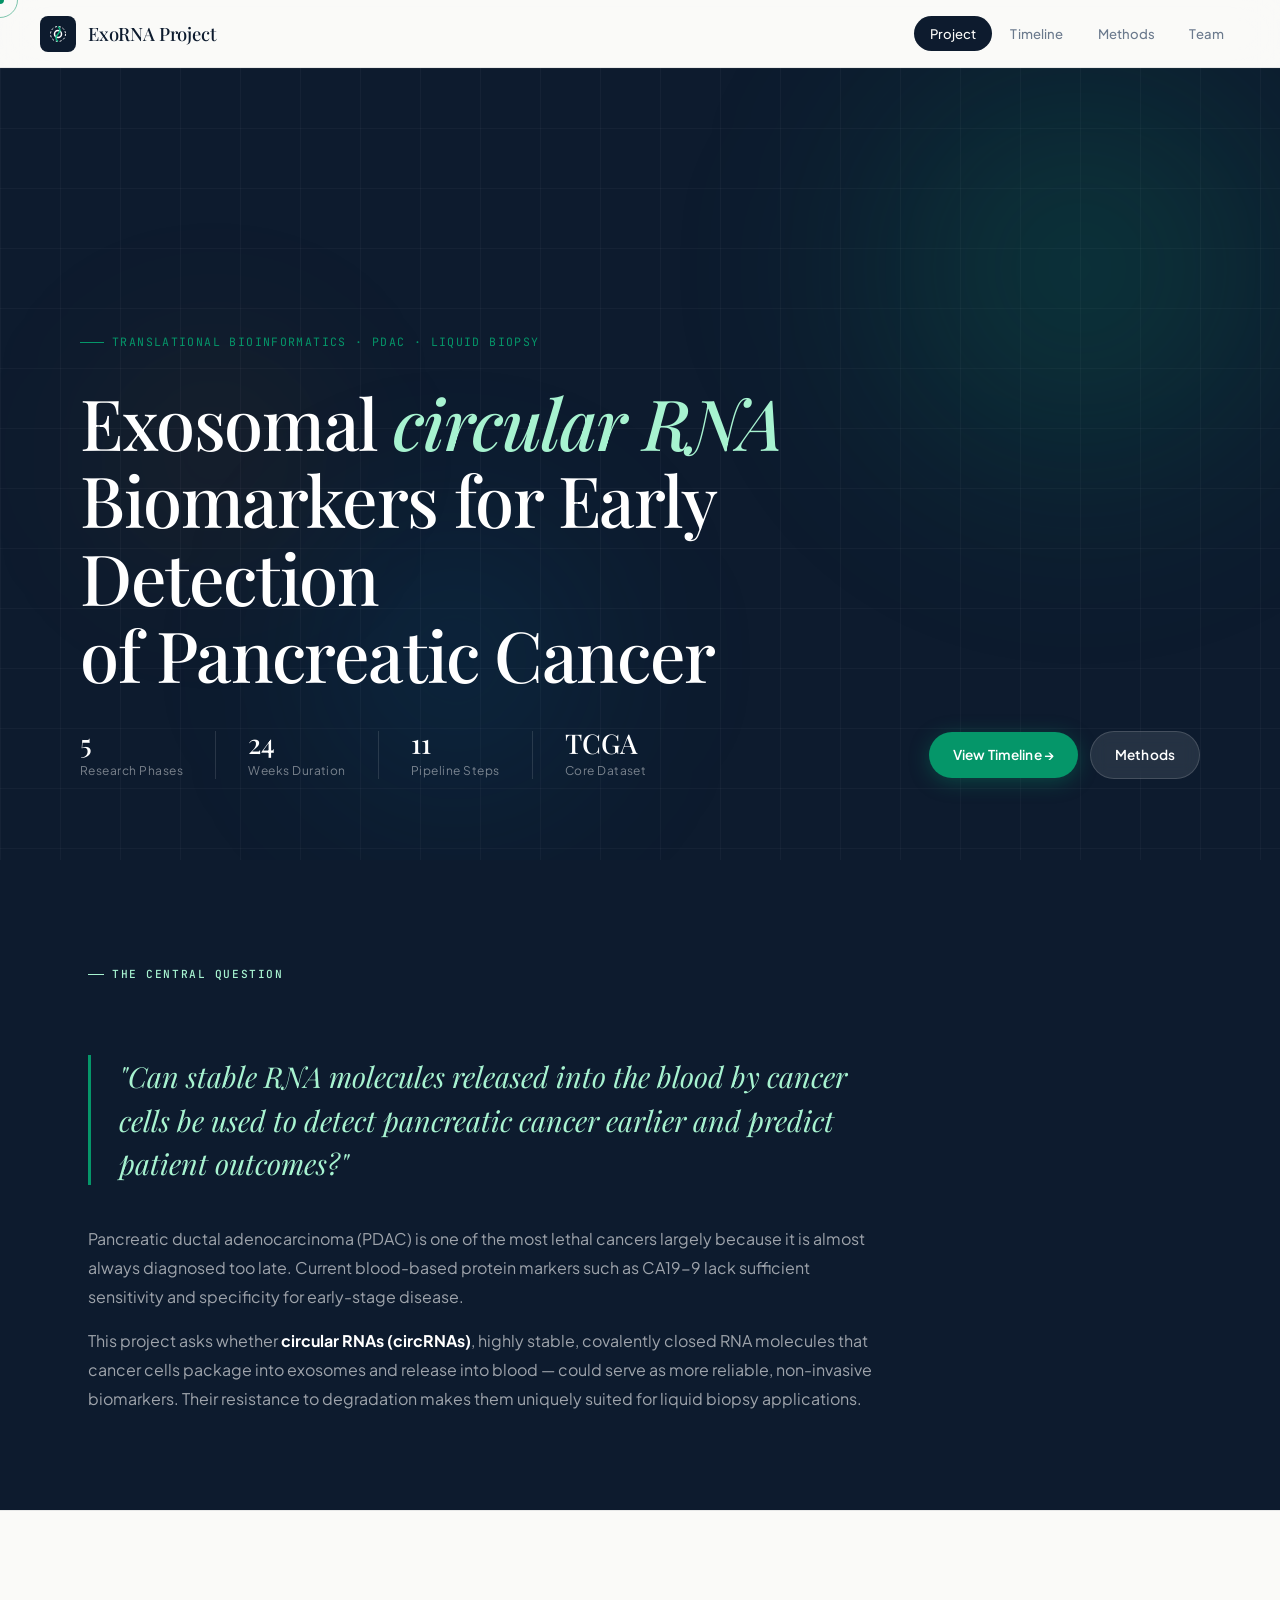
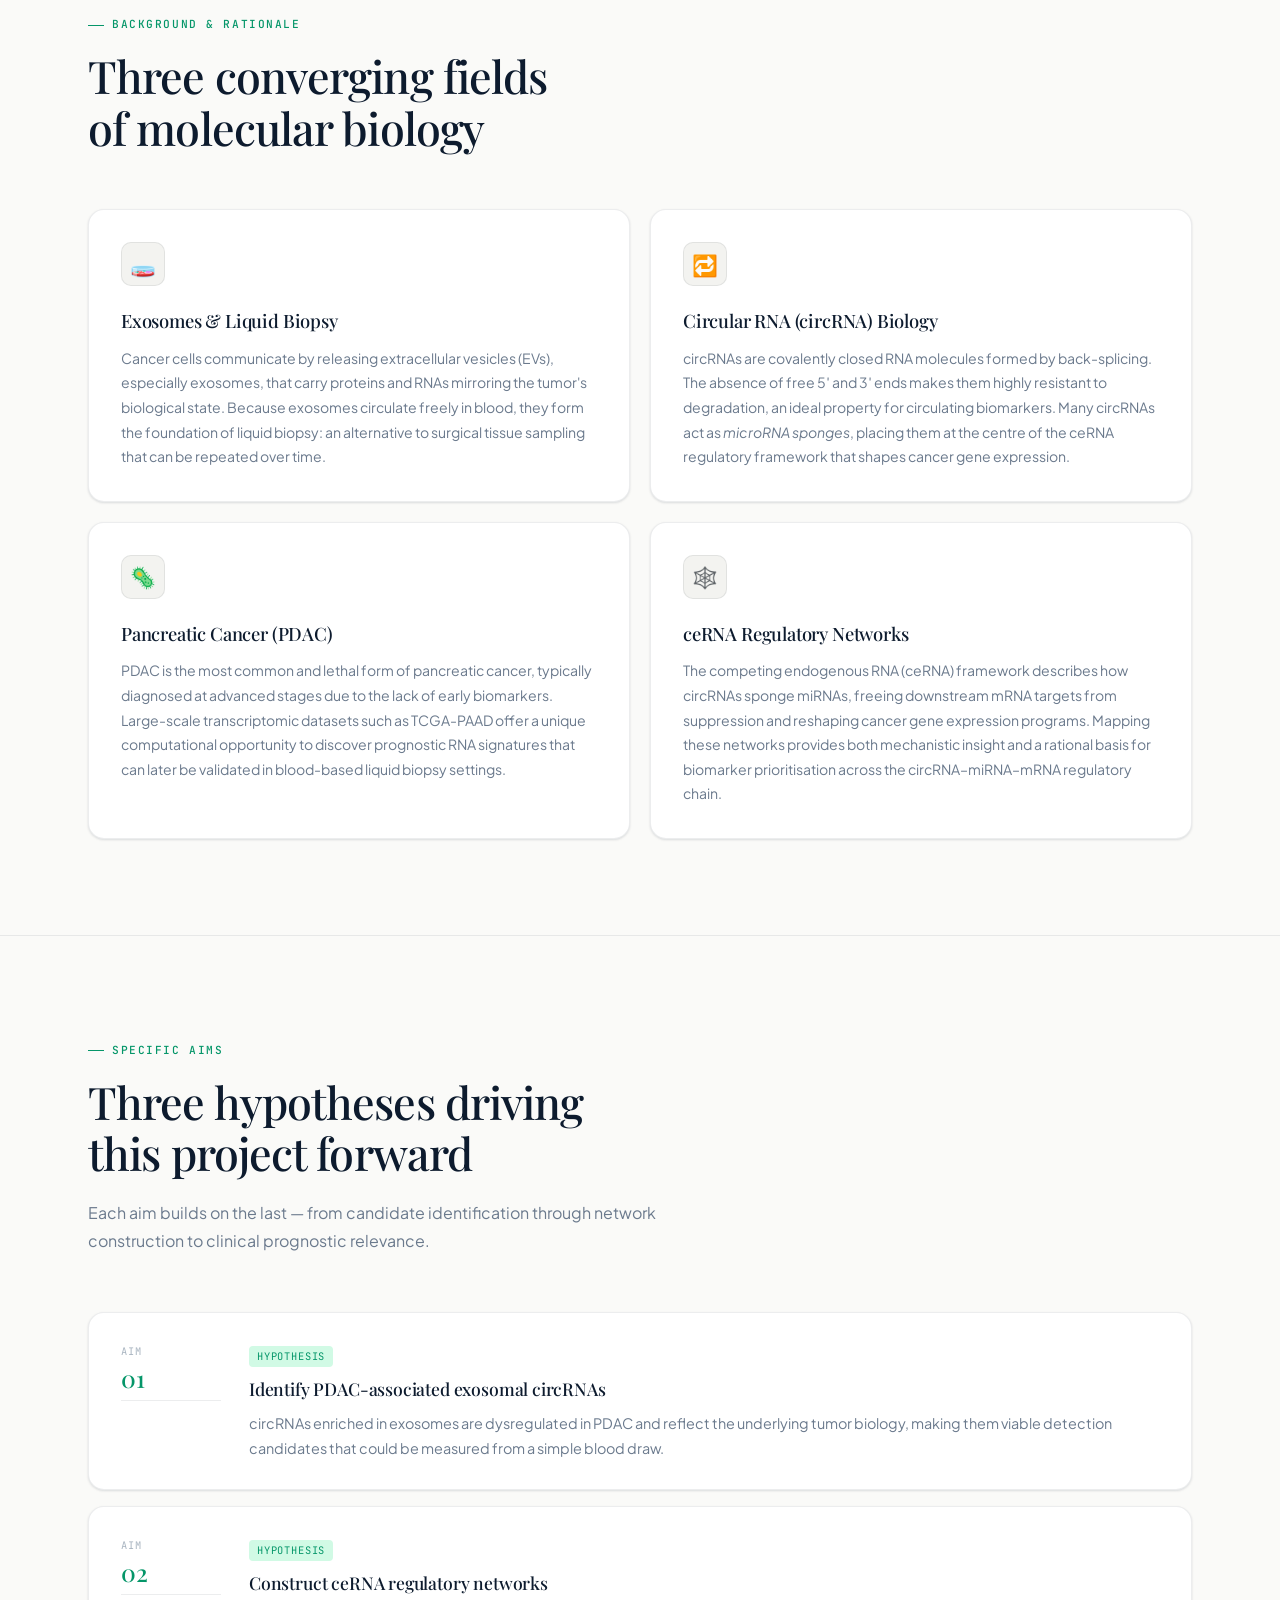
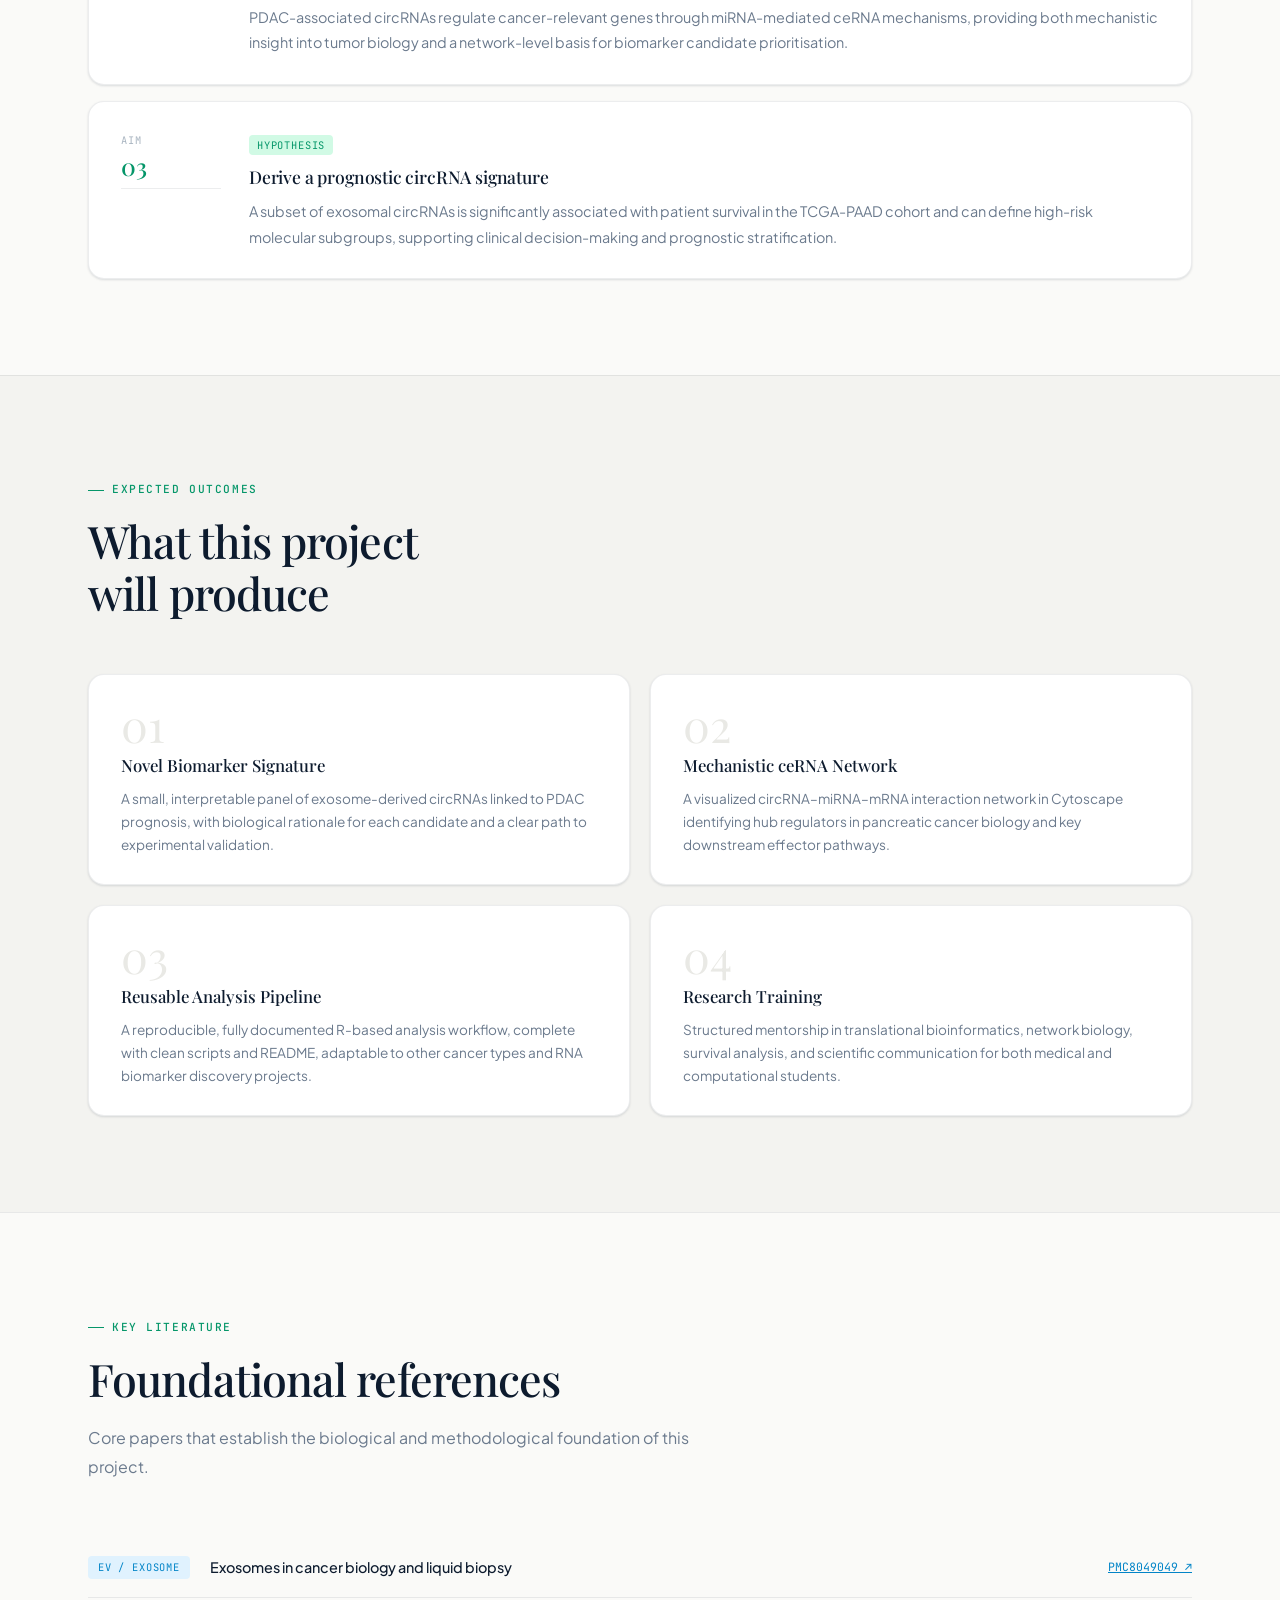
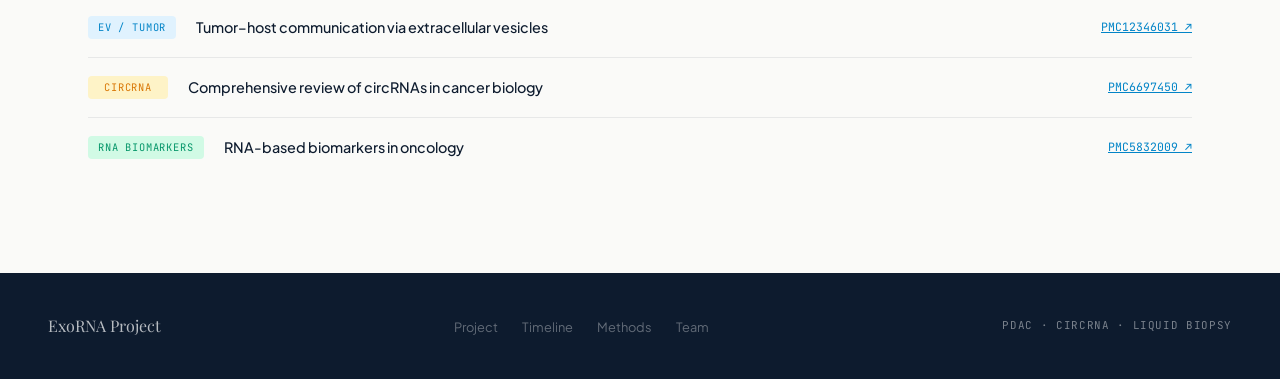
<file: index.html>
<!DOCTYPE html>
<html lang="en">
<head>
  <meta charset="UTF-8" />
  <meta name="viewport" content="width=device-width, initial-scale=1.0" />
  <title>ExoRNA — Exosomal circRNA Biomarkers in Pancreatic Cancer</title>
  <meta name="description" content="A computational biomarker discovery pipeline integrating exosomal circRNA expression, ceRNA networks, and patient survival for PDAC." />
  <link rel="stylesheet" href="style.css" />
</head>
<body>

<!-- Custom cursor -->
<div class="cursor"><div class="cursor-dot" style="position:fixed;"></div></div>
<div class="cursor"><div class="cursor-ring" style="position:fixed;"></div></div>

<!-- Navigation -->
<nav class="nav">
  <a href="index.html" class="nav-brand">
    <div class="nav-brand-icon">
      <svg viewBox="0 0 18 18" fill="none" xmlns="http://www.w3.org/2000/svg">
        <circle cx="9" cy="9" r="3.5" stroke="white" stroke-width="1.5"/>
        <circle cx="9" cy="9" r="7.5" stroke="white" stroke-width="1" stroke-dasharray="2 2"/>
        <path d="M9 1.5 Q13 5 9 9 Q5 13 9 16.5" stroke="#10b981" stroke-width="1.5" fill="none"/>
      </svg>
    </div>
    ExoRNA Project
  </a>
  <ul class="nav-links">
    <li><a href="index.html">Project</a></li>
    <li><a href="phases.html">Timeline</a></li>
    <li><a href="methods.html">Methods</a></li>
    <li><a href="team.html">Team</a></li>
  </ul>
</nav>

<div class="page">

  <!-- ══ HERO ══════════════════════════════════════════════════ -->
  <div class="hero">
    <div class="hero-bg">
      <div class="hero-bg-grid"></div>
      <div class="hero-bg-glow glow-1"></div>
      <div class="hero-bg-glow glow-2"></div>
      <div class="hero-bg-glow glow-3"></div>
    </div>

    <div class="hero-content">
      <div class="hero-eyebrow">Translational Bioinformatics · PDAC · Liquid Biopsy</div>

      <h1>
        Exosomal <em>circular RNA</em><br/>
        Biomarkers for Early Detection<br/>
        of Pancreatic Cancer
      </h1>

      <div class="hero-meta">
        <div class="hero-meta-item">
          <span class="val">5</span>
          <span class="lbl">Research Phases</span>
        </div>
        <div class="hero-divider"></div>
        <div class="hero-meta-item">
          <span class="val">24</span>
          <span class="lbl">Weeks Duration</span>
        </div>
        <div class="hero-divider"></div>
        <div class="hero-meta-item">
          <span class="val">11</span>
          <span class="lbl">Pipeline Steps</span>
        </div>
        <div class="hero-divider"></div>
        <div class="hero-meta-item">
          <span class="val">TCGA</span>
          <span class="lbl">Core Dataset</span>
        </div>
        <div class="hero-cta">
          <a href="phases.html" class="btn btn-primary">View Timeline →</a>
          <a href="methods.html" class="btn btn-ghost">Methods</a>
        </div>
      </div>
    </div>
  </div>

  <!-- ══ LAYMAN QUESTION ══════════════════════════════════════ -->
  <section class="question-section">
    <div class="container">
      <div class="section-header reveal">
        <div class="section-label">The Central Question</div>
      </div>

      <div class="pull-quote reveal reveal-delay-1">
        "Can stable RNA molecules released into the blood by cancer cells be used to detect pancreatic cancer earlier and predict patient outcomes?"
      </div>

      <div class="section-body reveal reveal-delay-2">
        <p>
          Pancreatic ductal adenocarcinoma (PDAC) is one of the most lethal cancers largely because it is almost always diagnosed too late. Current blood-based protein markers such as CA19-9 lack sufficient sensitivity and specificity for early-stage disease.
        </p>
        <p>
          This project asks whether <strong>circular RNAs (circRNAs)</strong>, highly stable, covalently closed RNA molecules that cancer cells package into exosomes and release into blood — could serve as more reliable, non-invasive biomarkers. Their resistance to degradation makes them uniquely suited for liquid biopsy applications.
        </p>
      </div>
    </div>
  </section>

  <!-- ══ BACKGROUND ═══════════════════════════════════════════ -->
  <section>
    <div class="container">
      <div class="section-header reveal">
        <div class="section-label">Background & Rationale</div>
        <h2 class="section-title">Three converging fields<br/>of molecular biology</h2>
      </div>

      <div class="card-grid-2">
        <div class="card reveal reveal-delay-1">
          <div class="card-icon">🧫</div>
          <h3>Exosomes & Liquid Biopsy</h3>
          <p>Cancer cells communicate by releasing extracellular vesicles (EVs), especially exosomes, that carry proteins and RNAs mirroring the tumor's biological state. Because exosomes circulate freely in blood, they form the foundation of liquid biopsy: an alternative to surgical tissue sampling that can be repeated over time.</p>
        </div>

        <div class="card reveal reveal-delay-2">
          <div class="card-icon">🔁</div>
          <h3>Circular RNA (circRNA) Biology</h3>
          <p>circRNAs are covalently closed RNA molecules formed by back-splicing. The absence of free 5′ and 3′ ends makes them highly resistant to degradation, an ideal property for circulating biomarkers. Many circRNAs act as <em>microRNA sponges</em>, placing them at the centre of the ceRNA regulatory framework that shapes cancer gene expression.</p>
        </div>

        <div class="card reveal reveal-delay-3">
          <div class="card-icon">🦠</div>
          <h3>Pancreatic Cancer (PDAC)</h3>
          <p>PDAC is the most common and lethal form of pancreatic cancer, typically diagnosed at advanced stages due to the lack of early biomarkers. Large-scale transcriptomic datasets such as TCGA-PAAD offer a unique computational opportunity to discover prognostic RNA signatures that can later be validated in blood-based liquid biopsy settings.</p>
        </div>

        <div class="card reveal reveal-delay-4">
          <div class="card-icon">🕸️</div>
          <h3>ceRNA Regulatory Networks</h3>
          <p>The competing endogenous RNA (ceRNA) framework describes how circRNAs sponge miRNAs, freeing downstream mRNA targets from suppression and reshaping cancer gene expression programs. Mapping these networks provides both mechanistic insight and a rational basis for biomarker prioritisation across the circRNA–miRNA–mRNA regulatory chain.</p>
        </div>
      </div>
    </div>
  </section>

  <!-- ══ AIMS ═════════════════════════════════════════════════ -->
  <section>
    <div class="container">
      <div class="section-header reveal">
        <div class="section-label">Specific Aims</div>
        <h2 class="section-title">Three hypotheses driving<br/>this project forward</h2>
        <p class="section-body">Each aim builds on the last — from candidate identification through network construction to clinical prognostic relevance.</p>
      </div>

      <div class="aims-list">
        <div class="aim-card reveal reveal-delay-1">
          <div class="aim-num-block">
            <span class="aim-counter">Aim</span>
            <span class="aim-label">01</span>
            <div class="aim-divider"></div>
          </div>
          <div class="aim-body">
            <div class="aim-hyp">Hypothesis</div>
            <h4>Identify PDAC-associated exosomal circRNAs</h4>
            <p>circRNAs enriched in exosomes are dysregulated in PDAC and reflect the underlying tumor biology, making them viable detection candidates that could be measured from a simple blood draw.</p>
          </div>
        </div>

        <div class="aim-card reveal reveal-delay-2">
          <div class="aim-num-block">
            <span class="aim-counter">Aim</span>
            <span class="aim-label">02</span>
            <div class="aim-divider"></div>
          </div>
          <div class="aim-body">
            <div class="aim-hyp">Hypothesis</div>
            <h4>Construct ceRNA regulatory networks</h4>
            <p>PDAC-associated circRNAs regulate cancer-relevant genes through miRNA-mediated ceRNA mechanisms, providing both mechanistic insight into tumor biology and a network-level basis for biomarker candidate prioritisation.</p>
          </div>
        </div>

        <div class="aim-card reveal reveal-delay-3">
          <div class="aim-num-block">
            <span class="aim-counter">Aim</span>
            <span class="aim-label">03</span>
            <div class="aim-divider"></div>
          </div>
          <div class="aim-body">
            <div class="aim-hyp">Hypothesis</div>
            <h4>Derive a prognostic circRNA signature</h4>
            <p>A subset of exosomal circRNAs is significantly associated with patient survival in the TCGA-PAAD cohort and can define high-risk molecular subgroups, supporting clinical decision-making and prognostic stratification.</p>
          </div>
        </div>
      </div>
    </div>
  </section>

  <!-- ══ OUTCOMES ═════════════════════════════════════════════ -->
  <section style="background:var(--paper-2);">
    <div class="container">
      <div class="section-header reveal">
        <div class="section-label">Expected Outcomes</div>
        <h2 class="section-title">What this project<br/>will produce</h2>
      </div>

      <div class="outcomes-grid">
        <div class="outcome-card reveal reveal-delay-1">
          <div class="outcome-number">01</div>
          <h3>Novel Biomarker Signature</h3>
          <p>A small, interpretable panel of exosome-derived circRNAs linked to PDAC prognosis, with biological rationale for each candidate and a clear path to experimental validation.</p>
        </div>
        <div class="outcome-card reveal reveal-delay-2">
          <div class="outcome-number">02</div>
          <h3>Mechanistic ceRNA Network</h3>
          <p>A visualized circRNA–miRNA–mRNA interaction network in Cytoscape identifying hub regulators in pancreatic cancer biology and key downstream effector pathways.</p>
        </div>
        <div class="outcome-card reveal reveal-delay-3">
          <div class="outcome-number">03</div>
          <h3>Reusable Analysis Pipeline</h3>
          <p>A reproducible, fully documented R-based analysis workflow, complete with clean scripts and README, adaptable to other cancer types and RNA biomarker discovery projects.</p>
        </div>
        <div class="outcome-card reveal reveal-delay-4">
          <div class="outcome-number">04</div>
          <h3>Research Training</h3>
          <p>Structured mentorship in translational bioinformatics, network biology, survival analysis, and scientific communication for both medical and computational students.</p>
        </div>
      </div>
    </div>
  </section>

  <!-- ══ KEY LITERATURE ═══════════════════════════════════════ -->
  <section>
    <div class="container">
      <div class="section-header reveal">
        <div class="section-label">Key Literature</div>
        <h2 class="section-title">Foundational references</h2>
        <p class="section-body">Core papers that establish the biological and methodological foundation of this project.</p>
      </div>

      <div class="ref-list reveal">
        <div class="ref-item">
          <span class="ref-tag ev">EV / Exosome</span>
          <span class="ref-title">Exosomes in cancer biology and liquid biopsy</span>
          <a class="ref-link" href="https://pmc.ncbi.nlm.nih.gov/articles/PMC8049049/" target="_blank">PMC8049049 ↗</a>
        </div>
        <div class="ref-item">
          <span class="ref-tag ev">EV / Tumor</span>
          <span class="ref-title">Tumor–host communication via extracellular vesicles</span>
          <a class="ref-link" href="https://pmc.ncbi.nlm.nih.gov/articles/PMC12346031/" target="_blank">PMC12346031 ↗</a>
        </div>
        <div class="ref-item">
          <span class="ref-tag circ">circRNA</span>
          <span class="ref-title">Comprehensive review of circRNAs in cancer biology</span>
          <a class="ref-link" href="https://pmc.ncbi.nlm.nih.gov/articles/PMC6697450/" target="_blank">PMC6697450 ↗</a>
        </div>
        <div class="ref-item">
          <span class="ref-tag rna">RNA Biomarkers</span>
          <span class="ref-title">RNA-based biomarkers in oncology</span>
          <a class="ref-link" href="https://pmc.ncbi.nlm.nih.gov/articles/PMC5832009/" target="_blank">PMC5832009 ↗</a>
        </div>
      </div>
    </div>
  </section>

</div>

<footer>
  <span class="foot-brand">ExoRNA Project</span>
  <ul class="foot-links">
    <li><a href="index.html">Project</a></li>
    <li><a href="phases.html">Timeline</a></li>
    <li><a href="methods.html">Methods</a></li>
    <li><a href="team.html">Team</a></li>
  </ul>
  <span class="foot-copy">PDAC · CIRCRNA · LIQUID BIOPSY</span>
</footer>

<script src="main.js"></script>
</body>
</html>
</file>
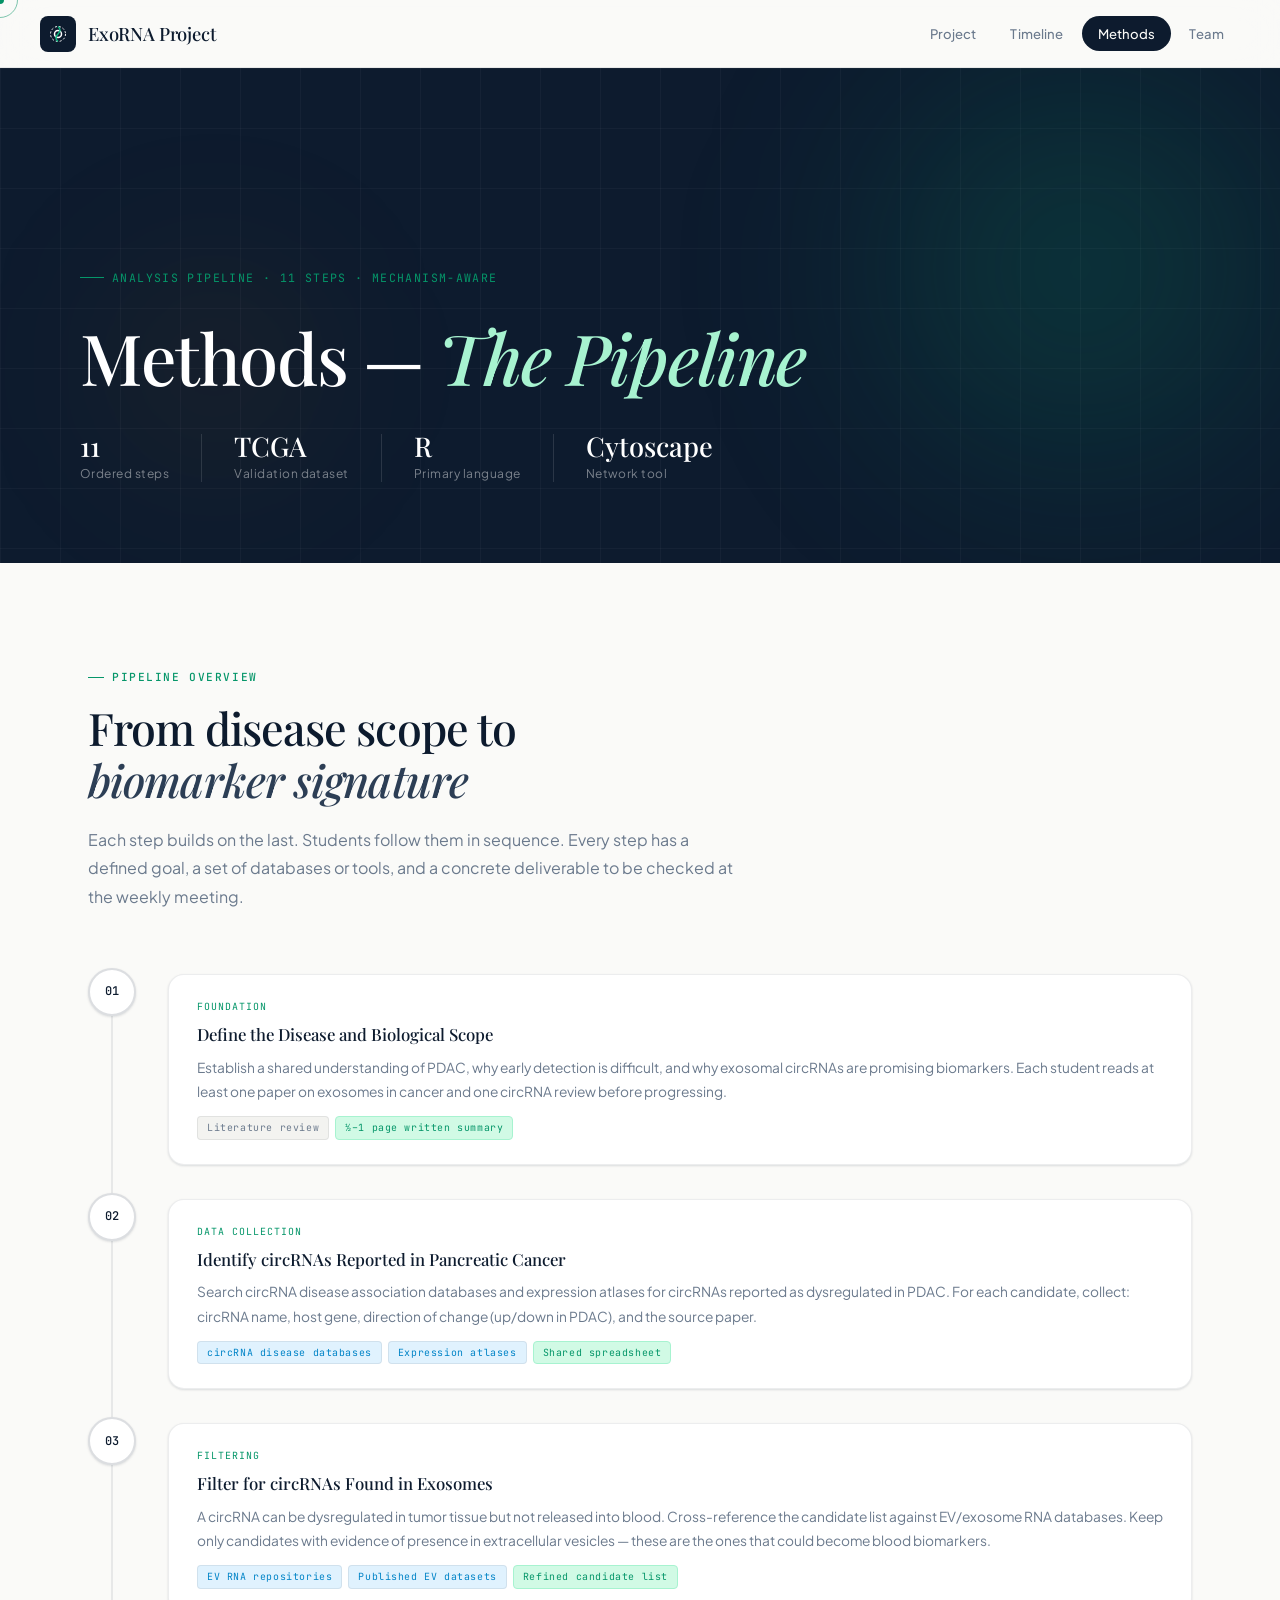
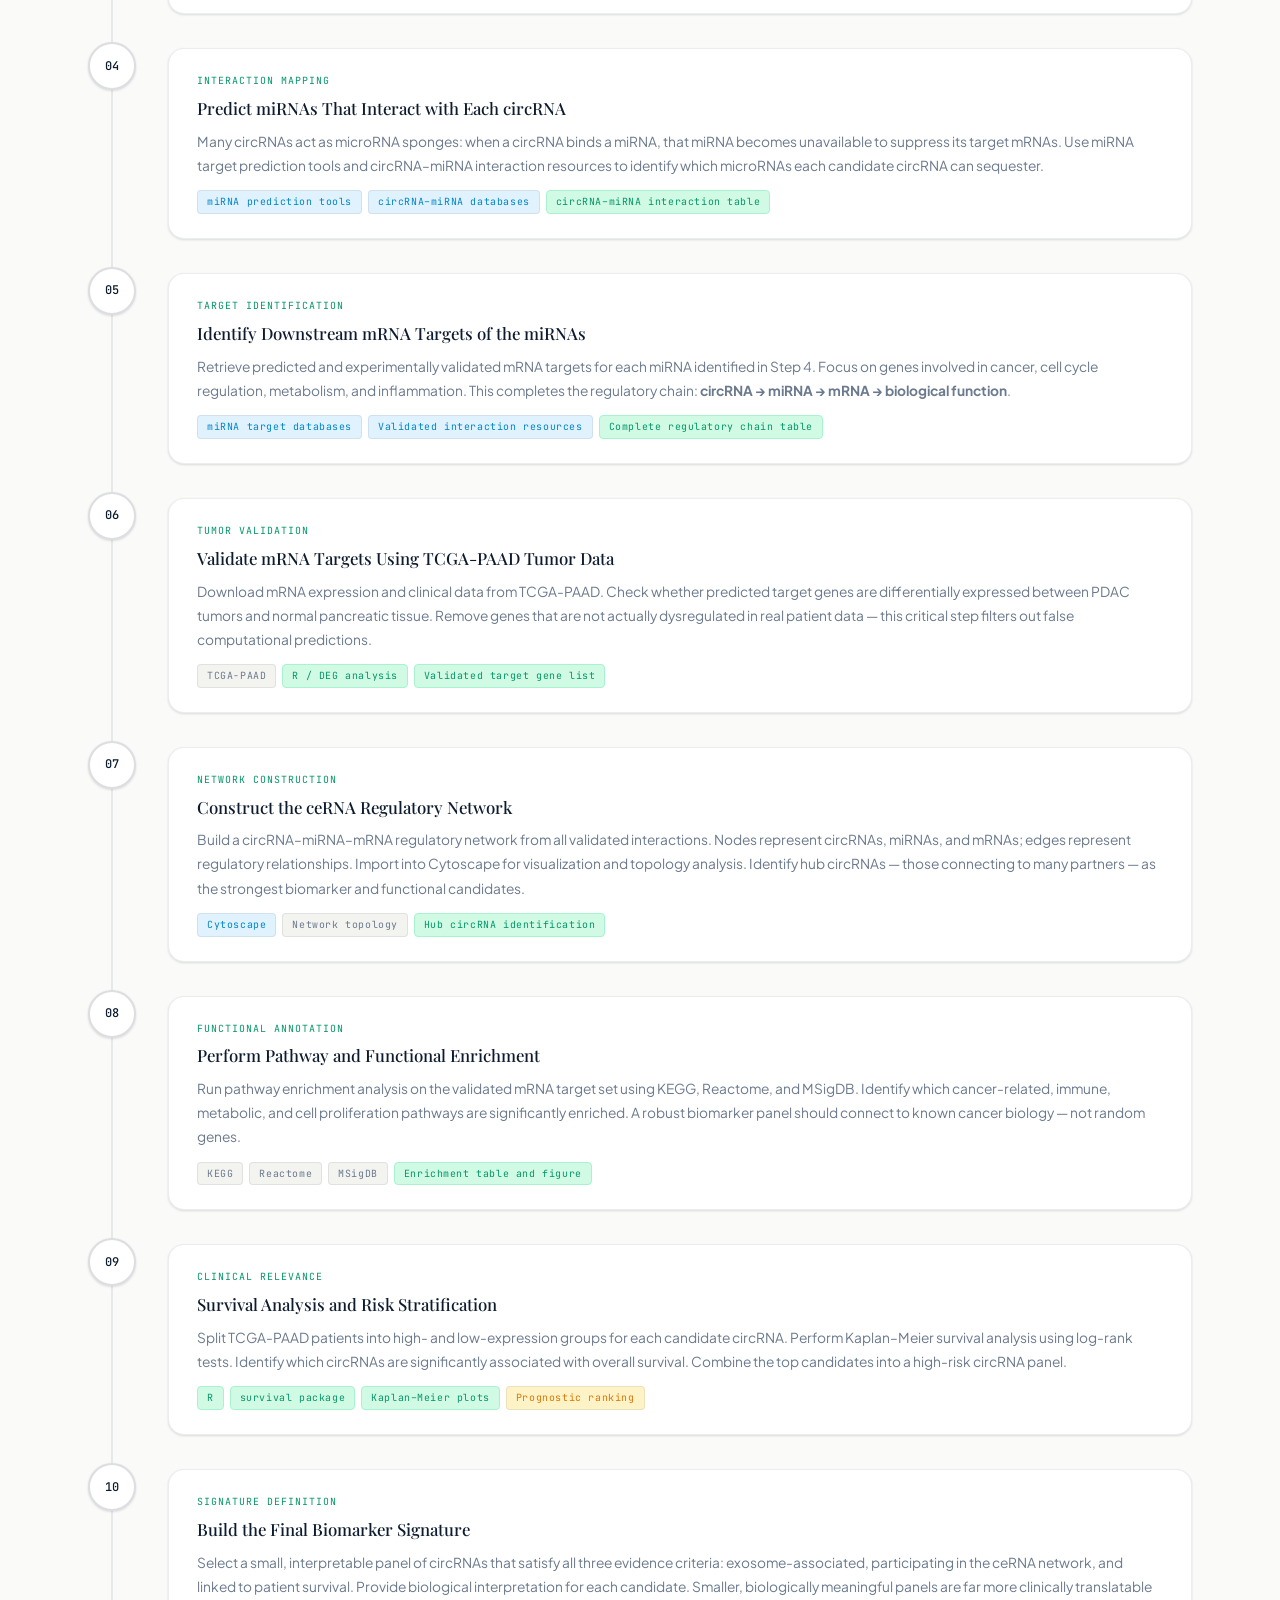
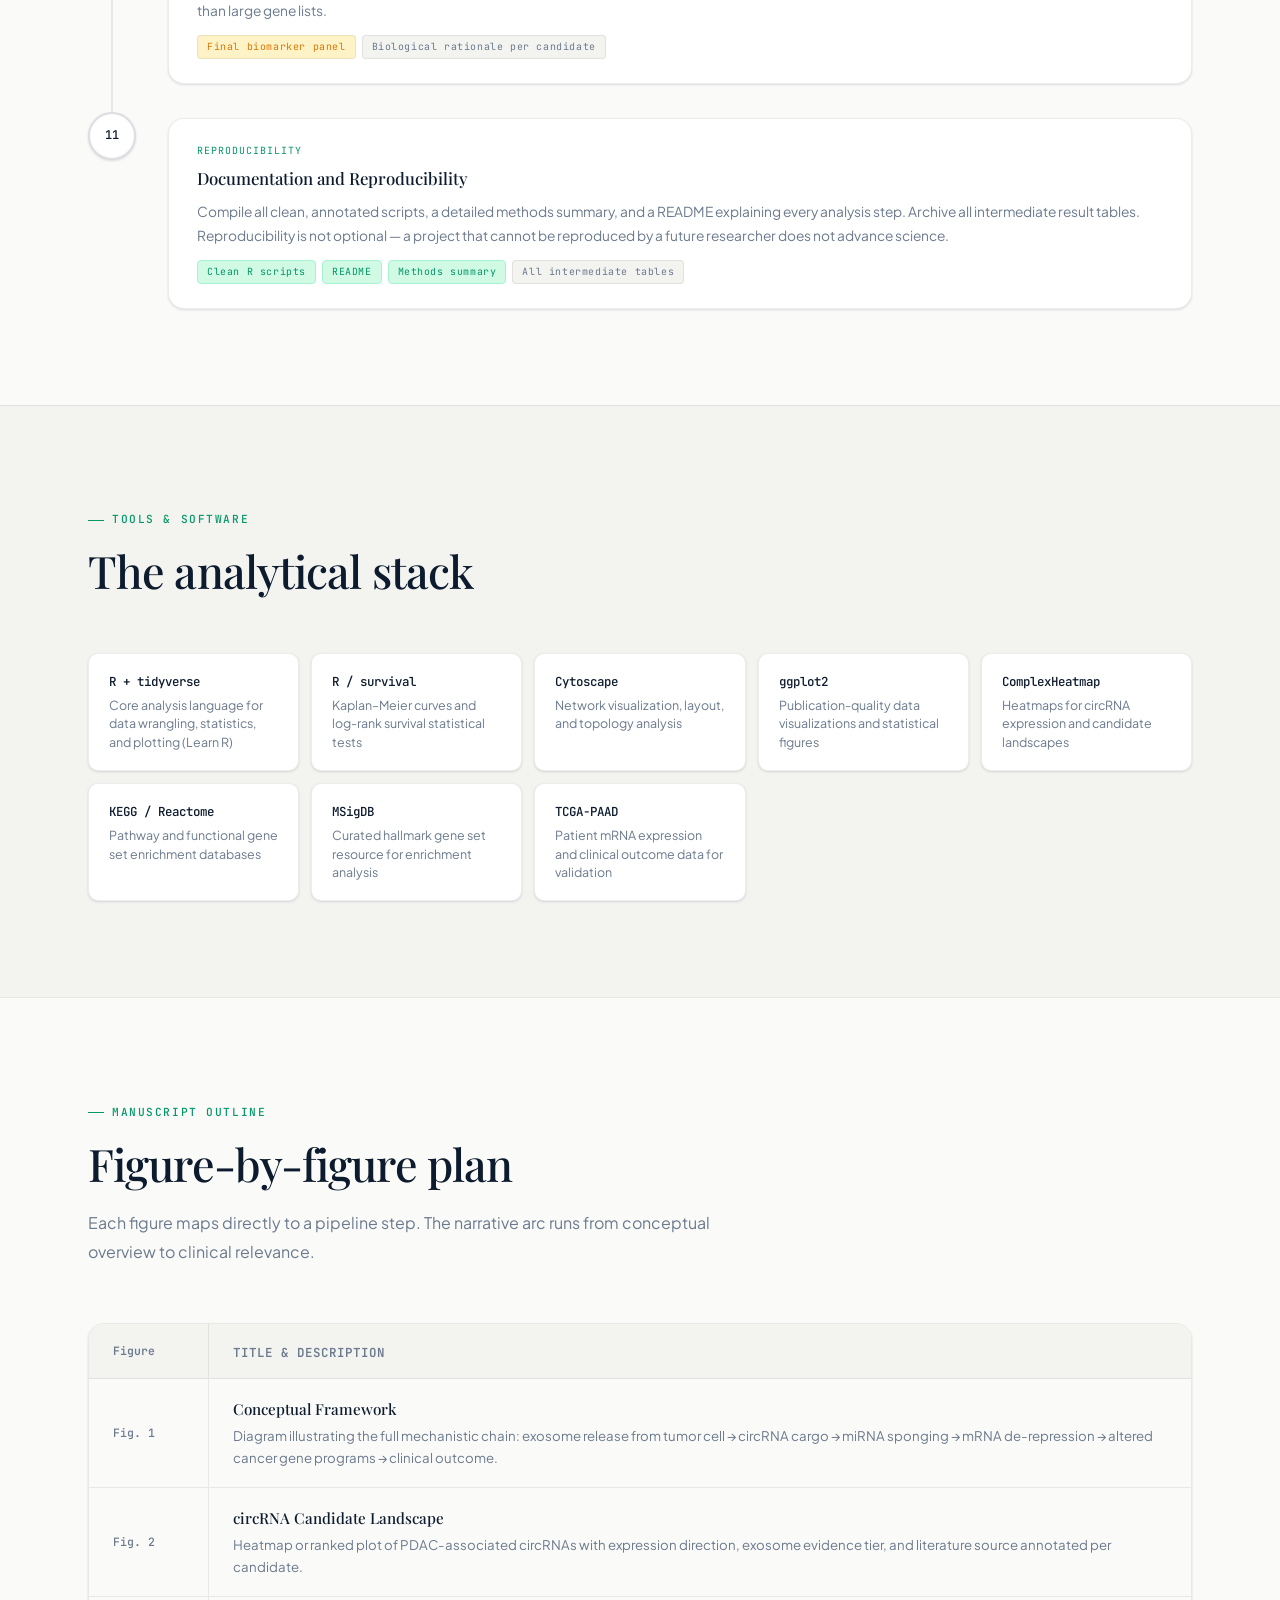
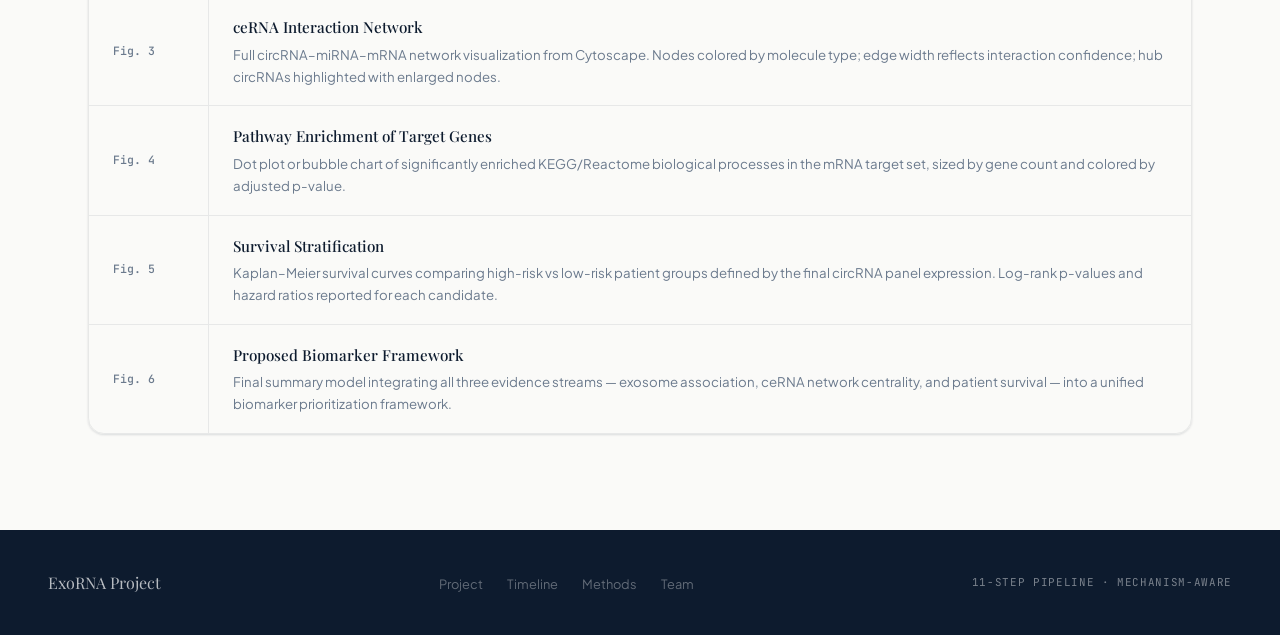
<file: methods.html>
<!DOCTYPE html>
<html lang="en">
<head>
  <meta charset="UTF-8" />
  <meta name="viewport" content="width=device-width, initial-scale=1.0" />
  <title>ExoRNA — Methods</title>
  <link rel="stylesheet" href="style.css" />
</head>
<body>

<div class="cursor"><div class="cursor-dot" style="position:fixed;"></div></div>
<div class="cursor"><div class="cursor-ring" style="position:fixed;"></div></div>

<nav class="nav">
  <a href="index.html" class="nav-brand">
    <div class="nav-brand-icon">
      <svg viewBox="0 0 18 18" fill="none" xmlns="http://www.w3.org/2000/svg">
        <circle cx="9" cy="9" r="3.5" stroke="white" stroke-width="1.5"/>
        <circle cx="9" cy="9" r="7.5" stroke="white" stroke-width="1" stroke-dasharray="2 2"/>
        <path d="M9 1.5 Q13 5 9 9 Q5 13 9 16.5" stroke="#10b981" stroke-width="1.5" fill="none"/>
      </svg>
    </div>
    ExoRNA Project
  </a>
  <ul class="nav-links">
    <li><a href="index.html">Project</a></li>
    <li><a href="phases.html">Timeline</a></li>
    <li><a href="methods.html">Methods</a></li>
    <li><a href="team.html">Team</a></li>
  </ul>
</nav>

<div class="page">

  <!-- Hero -->
  <div class="hero" style="min-height:55vh;">
    <div class="hero-bg">
      <div class="hero-bg-grid"></div>
      <div class="hero-bg-glow glow-1"></div>
      <div class="hero-bg-glow glow-3"></div>
    </div>
    <div class="hero-content">
      <div class="hero-eyebrow">Analysis Pipeline · 11 Steps · Mechanism-Aware</div>
      <h1>Methods — <em>The Pipeline</em></h1>
      <div class="hero-meta">
        <div class="hero-meta-item"><span class="val">11</span><span class="lbl">Ordered steps</span></div>
        <div class="hero-divider"></div>
        <div class="hero-meta-item"><span class="val">TCGA</span><span class="lbl">Validation dataset</span></div>
        <div class="hero-divider"></div>
        <div class="hero-meta-item"><span class="val">R</span><span class="lbl">Primary language</span></div>
        <div class="hero-divider"></div>
        <div class="hero-meta-item"><span class="val">Cytoscape</span><span class="lbl">Network tool</span></div>
      </div>
    </div>
  </div>

  <!-- Pipeline -->
  <section>
    <div class="container">
      <div class="section-header reveal">
        <div class="section-label">Pipeline Overview</div>
        <h2 class="section-title">From disease scope to<br/><em>biomarker signature</em></h2>
        <p class="section-body">Each step builds on the last. Students follow them in sequence. Every step has a defined goal, a set of databases or tools, and a concrete deliverable to be checked at the weekly meeting.</p>
      </div>

      <div class="pipeline">

        <!-- Step 01 -->
        <div class="pipeline-step">
          <div class="pipeline-left"><div class="step-circle">01</div><div class="step-line"></div></div>
          <div class="pipeline-right reveal">
            <div class="step-content">
              <div class="sc-label">Foundation</div>
              <h4>Define the Disease and Biological Scope</h4>
              <p>Establish a shared understanding of PDAC, why early detection is difficult, and why exosomal circRNAs are promising biomarkers. Each student reads at least one paper on exosomes in cancer and one circRNA review before progressing.</p>
              <div class="step-tools">
                <span class="tag">Literature review</span>
                <span class="tag green">½–1 page written summary</span>
              </div>
            </div>
          </div>
        </div>

        <!-- Step 02 -->
        <div class="pipeline-step">
          <div class="pipeline-left"><div class="step-circle">02</div><div class="step-line"></div></div>
          <div class="pipeline-right reveal">
            <div class="step-content">
              <div class="sc-label">Data Collection</div>
              <h4>Identify circRNAs Reported in Pancreatic Cancer</h4>
              <p>Search circRNA disease association databases and expression atlases for circRNAs reported as dysregulated in PDAC. For each candidate, collect: circRNA name, host gene, direction of change (up/down in PDAC), and the source paper.</p>
              <div class="step-tools">
                <span class="tag blue">circRNA disease databases</span>
                <span class="tag blue">Expression atlases</span>
                <span class="tag green">Shared spreadsheet</span>
              </div>
            </div>
          </div>
        </div>

        <!-- Step 03 -->
        <div class="pipeline-step">
          <div class="pipeline-left"><div class="step-circle">03</div><div class="step-line"></div></div>
          <div class="pipeline-right reveal">
            <div class="step-content">
              <div class="sc-label">Filtering</div>
              <h4>Filter for circRNAs Found in Exosomes</h4>
              <p>A circRNA can be dysregulated in tumor tissue but not released into blood. Cross-reference the candidate list against EV/exosome RNA databases. Keep only candidates with evidence of presence in extracellular vesicles — these are the ones that could become blood biomarkers.</p>
              <div class="step-tools">
                <span class="tag blue">EV RNA repositories</span>
                <span class="tag blue">Published EV datasets</span>
                <span class="tag green">Refined candidate list</span>
              </div>
            </div>
          </div>
        </div>

        <!-- Step 04 -->
        <div class="pipeline-step">
          <div class="pipeline-left"><div class="step-circle">04</div><div class="step-line"></div></div>
          <div class="pipeline-right reveal">
            <div class="step-content">
              <div class="sc-label">Interaction Mapping</div>
              <h4>Predict miRNAs That Interact with Each circRNA</h4>
              <p>Many circRNAs act as microRNA sponges: when a circRNA binds a miRNA, that miRNA becomes unavailable to suppress its target mRNAs. Use miRNA target prediction tools and circRNA–miRNA interaction resources to identify which microRNAs each candidate circRNA can sequester.</p>
              <div class="step-tools">
                <span class="tag blue">miRNA prediction tools</span>
                <span class="tag blue">circRNA–miRNA databases</span>
                <span class="tag green">circRNA–miRNA interaction table</span>
              </div>
            </div>
          </div>
        </div>

        <!-- Step 05 -->
        <div class="pipeline-step">
          <div class="pipeline-left"><div class="step-circle">05</div><div class="step-line"></div></div>
          <div class="pipeline-right reveal">
            <div class="step-content">
              <div class="sc-label">Target Identification</div>
              <h4>Identify Downstream mRNA Targets of the miRNAs</h4>
              <p>Retrieve predicted and experimentally validated mRNA targets for each miRNA identified in Step 4. Focus on genes involved in cancer, cell cycle regulation, metabolism, and inflammation. This completes the regulatory chain: <strong>circRNA → miRNA → mRNA → biological function</strong>.</p>
              <div class="step-tools">
                <span class="tag blue">miRNA target databases</span>
                <span class="tag blue">Validated interaction resources</span>
                <span class="tag green">Complete regulatory chain table</span>
              </div>
            </div>
          </div>
        </div>

        <!-- Step 06 -->
        <div class="pipeline-step">
          <div class="pipeline-left"><div class="step-circle">06</div><div class="step-line"></div></div>
          <div class="pipeline-right reveal">
            <div class="step-content">
              <div class="sc-label">Tumor Validation</div>
              <h4>Validate mRNA Targets Using TCGA-PAAD Tumor Data</h4>
              <p>Download mRNA expression and clinical data from TCGA-PAAD. Check whether predicted target genes are differentially expressed between PDAC tumors and normal pancreatic tissue. Remove genes that are not actually dysregulated in real patient data — this critical step filters out false computational predictions.</p>
              <div class="step-tools">
                <span class="tag">TCGA-PAAD</span>
                <span class="tag green">R / DEG analysis</span>
                <span class="tag green">Validated target gene list</span>
              </div>
            </div>
          </div>
        </div>

        <!-- Step 07 -->
        <div class="pipeline-step">
          <div class="pipeline-left"><div class="step-circle">07</div><div class="step-line"></div></div>
          <div class="pipeline-right reveal">
            <div class="step-content">
              <div class="sc-label">Network Construction</div>
              <h4>Construct the ceRNA Regulatory Network</h4>
              <p>Build a circRNA–miRNA–mRNA regulatory network from all validated interactions. Nodes represent circRNAs, miRNAs, and mRNAs; edges represent regulatory relationships. Import into Cytoscape for visualization and topology analysis. Identify hub circRNAs — those connecting to many partners — as the strongest biomarker and functional candidates.</p>
              <div class="step-tools">
                <span class="tag blue">Cytoscape</span>
                <span class="tag">Network topology</span>
                <span class="tag green">Hub circRNA identification</span>
              </div>
            </div>
          </div>
        </div>

        <!-- Step 08 -->
        <div class="pipeline-step">
          <div class="pipeline-left"><div class="step-circle">08</div><div class="step-line"></div></div>
          <div class="pipeline-right reveal">
            <div class="step-content">
              <div class="sc-label">Functional Annotation</div>
              <h4>Perform Pathway and Functional Enrichment</h4>
              <p>Run pathway enrichment analysis on the validated mRNA target set using KEGG, Reactome, and MSigDB. Identify which cancer-related, immune, metabolic, and cell proliferation pathways are significantly enriched. A robust biomarker panel should connect to known cancer biology — not random genes.</p>
              <div class="step-tools">
                <span class="tag">KEGG</span>
                <span class="tag">Reactome</span>
                <span class="tag">MSigDB</span>
                <span class="tag green">Enrichment table and figure</span>
              </div>
            </div>
          </div>
        </div>

        <!-- Step 09 -->
        <div class="pipeline-step">
          <div class="pipeline-left"><div class="step-circle">09</div><div class="step-line"></div></div>
          <div class="pipeline-right reveal">
            <div class="step-content">
              <div class="sc-label">Clinical Relevance</div>
              <h4>Survival Analysis and Risk Stratification</h4>
              <p>Split TCGA-PAAD patients into high- and low-expression groups for each candidate circRNA. Perform Kaplan–Meier survival analysis using log-rank tests. Identify which circRNAs are significantly associated with overall survival. Combine the top candidates into a high-risk circRNA panel.</p>
              <div class="step-tools">
                <span class="tag green">R</span>
                <span class="tag green">survival package</span>
                <span class="tag green">Kaplan–Meier plots</span>
                <span class="tag gold">Prognostic ranking</span>
              </div>
            </div>
          </div>
        </div>

        <!-- Step 10 -->
        <div class="pipeline-step">
          <div class="pipeline-left"><div class="step-circle">10</div><div class="step-line"></div></div>
          <div class="pipeline-right reveal">
            <div class="step-content">
              <div class="sc-label">Signature Definition</div>
              <h4>Build the Final Biomarker Signature</h4>
              <p>Select a small, interpretable panel of circRNAs that satisfy all three evidence criteria: exosome-associated, participating in the ceRNA network, and linked to patient survival. Provide biological interpretation for each candidate. Smaller, biologically meaningful panels are far more clinically translatable than large gene lists.</p>
              <div class="step-tools">
                <span class="tag gold">Final biomarker panel</span>
                <span class="tag">Biological rationale per candidate</span>
              </div>
            </div>
          </div>
        </div>

        <!-- Step 11 -->
        <div class="pipeline-step">
          <div class="pipeline-left"><div class="step-circle">11</div><div class="step-line" style="display:none;"></div></div>
          <div class="pipeline-right reveal" style="padding-bottom:0;">
            <div class="step-content">
              <div class="sc-label">Reproducibility</div>
              <h4>Documentation and Reproducibility</h4>
              <p>Compile all clean, annotated scripts, a detailed methods summary, and a README explaining every analysis step. Archive all intermediate result tables. Reproducibility is not optional — a project that cannot be reproduced by a future researcher does not advance science.</p>
              <div class="step-tools">
                <span class="tag green">Clean R scripts</span>
                <span class="tag green">README</span>
                <span class="tag green">Methods summary</span>
                <span class="tag">All intermediate tables</span>
              </div>
            </div>
          </div>
        </div>

      </div><!-- /pipeline -->
    </div>
  </section>

  <!-- Tools -->
  <section style="background:var(--paper-2);">
    <div class="container">
      <div class="section-header reveal">
        <div class="section-label">Tools & Software</div>
        <h2 class="section-title">The analytical stack</h2>
      </div>
     <div class="tools-grid reveal">
  <a href="https://www.w3schools.com/r/" target="_blank" style="text-decoration: none; color: inherit;">
    <div class="tool-card">
      <div class="tool-name">R + tidyverse</div>
      <div class="tool-desc">Core analysis language for data wrangling, statistics, and plotting (Learn R)</div>
    </div>
  </a>
  <div class="tool-card"><div class="tool-name">R / survival</div><div class="tool-desc">Kaplan–Meier curves and log-rank survival statistical tests</div></div>
  <div class="tool-card"><div class="tool-name">Cytoscape</div><div class="tool-desc">Network visualization, layout, and topology analysis</div></div>
  <div class="tool-card"><div class="tool-name">ggplot2</div><div class="tool-desc">Publication-quality data visualizations and statistical figures</div></div>
  <div class="tool-card"><div class="tool-name">ComplexHeatmap</div><div class="tool-desc">Heatmaps for circRNA expression and candidate landscapes</div></div>
  <div class="tool-card"><div class="tool-name">KEGG / Reactome</div><div class="tool-desc">Pathway and functional gene set enrichment databases</div></div>
  <div class="tool-card"><div class="tool-name">MSigDB</div><div class="tool-desc">Curated hallmark gene set resource for enrichment analysis</div></div>
  <div class="tool-card"><div class="tool-name">TCGA-PAAD</div><div class="tool-desc">Patient mRNA expression and clinical outcome data for validation</div></div>
</div>
    </div>
  </section>

  <!-- Figure plan -->
  <section>
    <div class="container">
      <div class="section-header reveal">
        <div class="section-label">Manuscript Outline</div>
        <h2 class="section-title">Figure-by-figure plan</h2>
        <p class="section-body">Each figure maps directly to a pipeline step. The narrative arc runs from conceptual overview to clinical relevance.</p>
      </div>

      <div class="figure-table reveal">
        <div class="figure-row">
          <div class="figure-label" style="font-weight:600; color:var(--ink-muted);">Figure</div>
          <div class="figure-content" style="background:var(--paper-2); padding:14px 24px;"><span style="font-size:0.78rem; font-weight:600; color:var(--ink-muted); font-family:var(--mono); letter-spacing:0.08em;">TITLE & DESCRIPTION</span></div>
        </div>
        <div class="figure-row">
          <div class="figure-label">Fig. 1</div>
          <div class="figure-content">
            <h4>Conceptual Framework</h4>
            <p>Diagram illustrating the full mechanistic chain: exosome release from tumor cell → circRNA cargo → miRNA sponging → mRNA de-repression → altered cancer gene programs → clinical outcome.</p>
          </div>
        </div>
        <div class="figure-row">
          <div class="figure-label">Fig. 2</div>
          <div class="figure-content">
            <h4>circRNA Candidate Landscape</h4>
            <p>Heatmap or ranked plot of PDAC-associated circRNAs with expression direction, exosome evidence tier, and literature source annotated per candidate.</p>
          </div>
        </div>
        <div class="figure-row">
          <div class="figure-label">Fig. 3</div>
          <div class="figure-content">
            <h4>ceRNA Interaction Network</h4>
            <p>Full circRNA–miRNA–mRNA network visualization from Cytoscape. Nodes colored by molecule type; edge width reflects interaction confidence; hub circRNAs highlighted with enlarged nodes.</p>
          </div>
        </div>
        <div class="figure-row">
          <div class="figure-label">Fig. 4</div>
          <div class="figure-content">
            <h4>Pathway Enrichment of Target Genes</h4>
            <p>Dot plot or bubble chart of significantly enriched KEGG/Reactome biological processes in the mRNA target set, sized by gene count and colored by adjusted p-value.</p>
          </div>
        </div>
        <div class="figure-row">
          <div class="figure-label">Fig. 5</div>
          <div class="figure-content">
            <h4>Survival Stratification</h4>
            <p>Kaplan–Meier survival curves comparing high-risk vs low-risk patient groups defined by the final circRNA panel expression. Log-rank p-values and hazard ratios reported for each candidate.</p>
          </div>
        </div>
        <div class="figure-row">
          <div class="figure-label">Fig. 6</div>
          <div class="figure-content">
            <h4>Proposed Biomarker Framework</h4>
            <p>Final summary model integrating all three evidence streams — exosome association, ceRNA network centrality, and patient survival — into a unified biomarker prioritization framework.</p>
          </div>
        </div>
      </div>
    </div>
  </section>

</div>

<footer>
  <span class="foot-brand">ExoRNA Project</span>
  <ul class="foot-links">
    <li><a href="index.html">Project</a></li>
    <li><a href="phases.html">Timeline</a></li>
    <li><a href="methods.html">Methods</a></li>
    <li><a href="team.html">Team</a></li>
  </ul>
  <span class="foot-copy">11-STEP PIPELINE · MECHANISM-AWARE</span>
</footer>

<script src="main.js"></script>
</body>
</html>
</file>
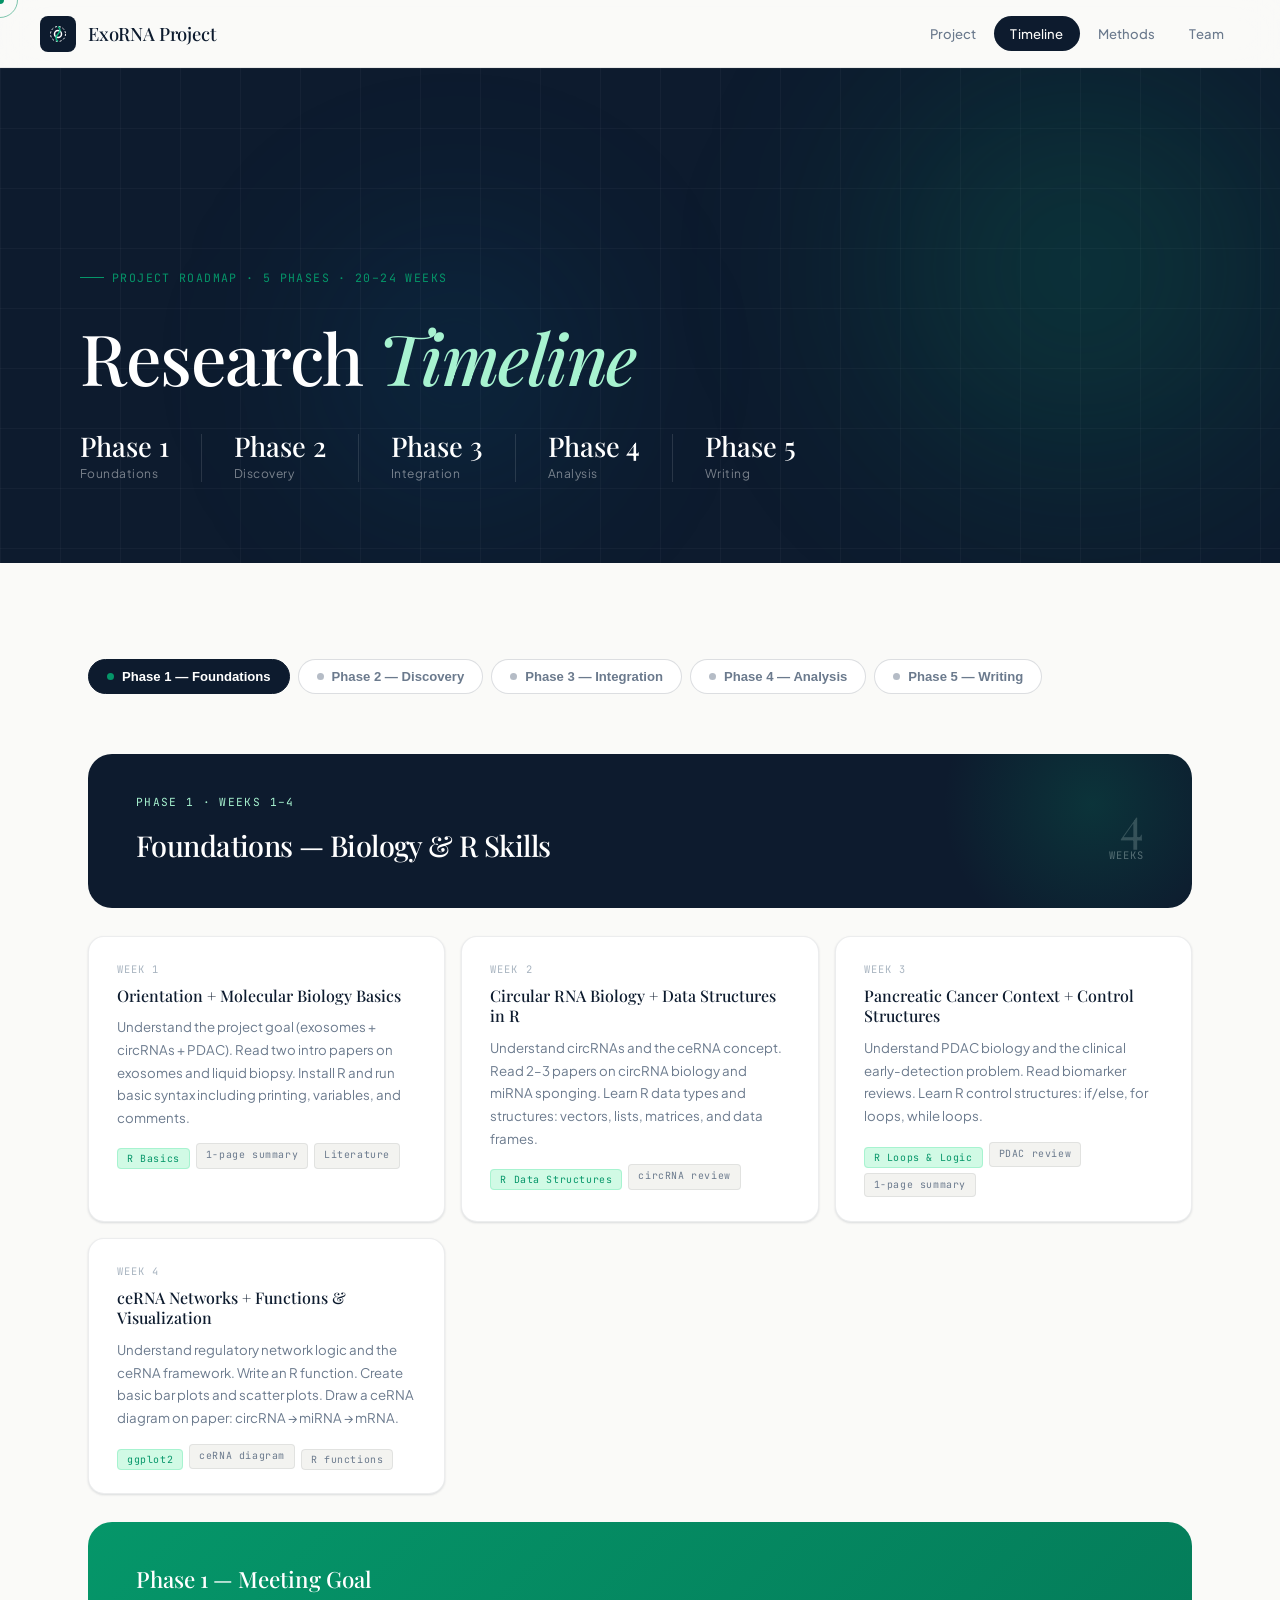
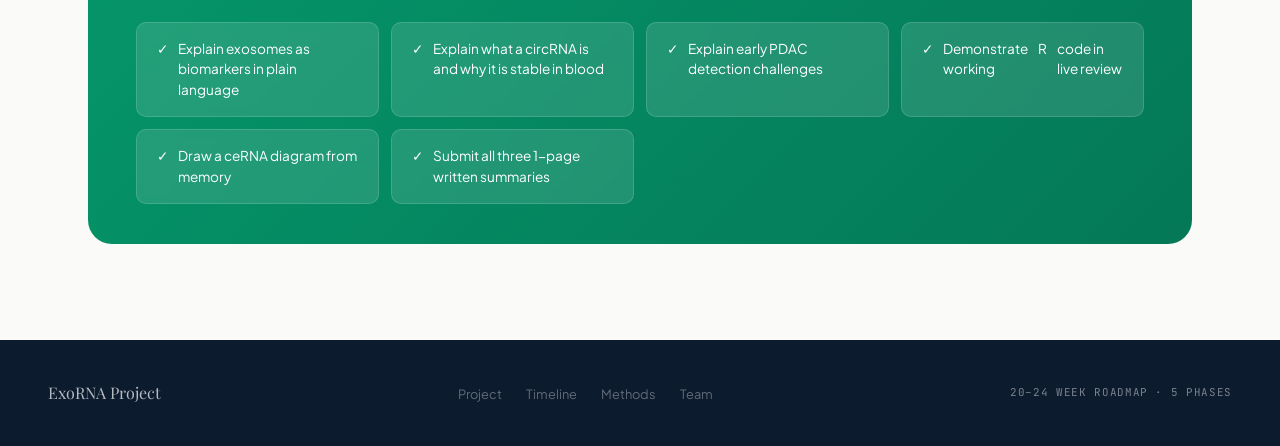
<file: phases.html>
<!DOCTYPE html>
<html lang="en">
<head>
  <meta charset="UTF-8" />
  <meta name="viewport" content="width=device-width, initial-scale=1.0" />
  <title>ExoRNA — Project Timeline</title>
  <link rel="stylesheet" href="style.css" />
</head>
<body>

<div class="cursor"><div class="cursor-dot" style="position:fixed;"></div></div>
<div class="cursor"><div class="cursor-ring" style="position:fixed;"></div></div>

<nav class="nav">
  <a href="index.html" class="nav-brand">
    <div class="nav-brand-icon">
      <svg viewBox="0 0 18 18" fill="none" xmlns="http://www.w3.org/2000/svg">
        <circle cx="9" cy="9" r="3.5" stroke="white" stroke-width="1.5"/>
        <circle cx="9" cy="9" r="7.5" stroke="white" stroke-width="1" stroke-dasharray="2 2"/>
        <path d="M9 1.5 Q13 5 9 9 Q5 13 9 16.5" stroke="#10b981" stroke-width="1.5" fill="none"/>
      </svg>
    </div>
    ExoRNA Project
  </a>
  <ul class="nav-links">
    <li><a href="index.html">Project</a></li>
    <li><a href="phases.html">Timeline</a></li>
    <li><a href="methods.html">Methods</a></li>
    <li><a href="team.html">Team</a></li>
  </ul>
</nav>

<div class="page">

  <!-- Hero -->
  <div class="hero" style="min-height:55vh;">
    <div class="hero-bg">
      <div class="hero-bg-grid"></div>
      <div class="hero-bg-glow glow-1"></div>
      <div class="hero-bg-glow glow-2"></div>
    </div>
    <div class="hero-content">
      <div class="hero-eyebrow">Project Roadmap · 5 Phases · 20–24 Weeks</div>
      <h1>Research <em>Timeline</em></h1>
      <div class="hero-meta">
        <div class="hero-meta-item"><span class="val">Phase 1</span><span class="lbl">Foundations</span></div>
        <div class="hero-divider"></div>
        <div class="hero-meta-item"><span class="val">Phase 2</span><span class="lbl">Discovery</span></div>
        <div class="hero-divider"></div>
        <div class="hero-meta-item"><span class="val">Phase 3</span><span class="lbl">Integration</span></div>
        <div class="hero-divider"></div>
        <div class="hero-meta-item"><span class="val">Phase 4</span><span class="lbl">Analysis</span></div>
        <div class="hero-divider"></div>
        <div class="hero-meta-item"><span class="val">Phase 5</span><span class="lbl">Writing</span></div>
      </div>
    </div>
  </div>

  <!-- Timeline content -->
  <section>
    <div class="container">

      <!-- Phase nav pills -->
      <div class="phases-nav reveal">
        <button class="phase-pill active" onclick="switchPhase(1, this)"><span class="dot"></span>Phase 1 — Foundations</button>
        <button class="phase-pill" onclick="switchPhase(2, this)"><span class="dot"></span>Phase 2 — Discovery</button>
        <button class="phase-pill" onclick="switchPhase(3, this)"><span class="dot"></span>Phase 3 — Integration</button>
        <button class="phase-pill" onclick="switchPhase(4, this)"><span class="dot"></span>Phase 4 — Analysis</button>
        <button class="phase-pill" onclick="switchPhase(5, this)"><span class="dot"></span>Phase 5 — Writing</button>
      </div>

      <!-- ── PHASE 1 ── -->
      <div class="phase-block active" id="phase-1">
        <div class="phase-header-card">
          <div>
            <div class="phc-label">Phase 1 · Weeks 1–4</div>
            <div class="phc-title">Foundations — Biology & R Skills</div>
          </div>
          <div class="phc-weeks">
            <div class="wval">4</div>
            <div class="wlbl">Weeks</div>
          </div>
        </div>
        <div class="week-grid">
          <div class="week-card">
            <div class="wc-num">Week 1</div>
            <div class="wc-title">Orientation + Molecular Biology Basics</div>
            <div class="wc-body">Understand the project goal (exosomes + circRNAs + PDAC). Read two intro papers on exosomes and liquid biopsy. Install <a href="https://www.w3schools.com/r/" target="_blank">R</a> and run basic syntax including printing, variables, and comments.</div>
            <div class="wc-tags">
              <a href="https://www.w3schools.com/r/" target="_blank" style="text-decoration: none; color: inherit;">
                <span class="tag green">R Basics</span>
              </a>
              <span class="tag">1-page summary</span>
              <span class="tag">Literature</span>
            </div>
          </div>
          <div class="week-card">
            <div class="wc-num">Week 2</div>
            <div class="wc-title">Circular RNA Biology + Data Structures in R</div>
            <div class="wc-body">Understand circRNAs and the ceRNA concept. Read 2–3 papers on circRNA biology and miRNA sponging. Learn <a href="https://www.w3schools.com/r/" target="_blank">R</a> data types and structures: vectors, lists, matrices, and data frames.</div>
            <div class="wc-tags">
              <a href="https://www.w3schools.com/r/" target="_blank" style="text-decoration: none; color: inherit;">
                <span class="tag green">R Data Structures</span>
              </a>
              <span class="tag">circRNA review</span>
            </div>
          </div>
          <div class="week-card">
            <div class="wc-num">Week 3</div>
            <div class="wc-title">Pancreatic Cancer Context + Control Structures</div>
            <div class="wc-body">Understand PDAC biology and the clinical early-detection problem. Read biomarker reviews. Learn <a href="https://www.w3schools.com/r/" target="_blank">R</a> control structures: if/else, for loops, while loops.</div>
            <div class="wc-tags">
              <a href="https://www.w3schools.com/r/" target="_blank" style="text-decoration: none; color: inherit;">
                <span class="tag green">R Loops & Logic</span>
              </a>
              <span class="tag">PDAC review</span>
              <span class="tag">1-page summary</span>
            </div>
          </div>
          <div class="week-card">
            <div class="wc-num">Week 4</div>
            <div class="wc-title">ceRNA Networks + Functions & Visualization</div>
            <div class="wc-body">Understand regulatory network logic and the ceRNA framework. Write an <a href="https://www.w3schools.com/r/" target="_blank">R</a> function. Create basic bar plots and scatter plots. Draw a ceRNA diagram on paper: circRNA → miRNA → mRNA.</div>
            <div class="wc-tags">
              <a href="https://www.w3schools.com/r/" target="_blank" style="text-decoration: none; color: inherit;">
                <span class="tag green">ggplot2</span>
              </a>
              <span class="tag">ceRNA diagram</span>
              <a href="https://www.w3schools.com/r/" target="_blank" style="text-decoration: none; color: inherit;">
                <span class="tag">R functions</span>
              </a>
            </div>
          </div>
        </div>
        <div class="deliverables-box" style="margin-top:28px;">
          <h3>Phase 1 — Meeting Goal</h3>
          <div class="del-grid">
            <div class="del-item">Explain exosomes as biomarkers in plain language</div>
            <div class="del-item">Explain what a circRNA is and why it is stable in blood</div>
            <div class="del-item">Explain early PDAC detection challenges</div>
            <div class="del-item">Demonstrate working <a href="https://www.w3schools.com/r/" target="_blank">R</a> code in live review</div>
            <div class="del-item">Draw a ceRNA diagram from memory</div>
            <div class="del-item">Submit all three 1-page written summaries</div>
          </div>
        </div>
      </div>

      <!-- ── PHASE 2 ── -->
      <div class="phase-block" id="phase-2">
        <div class="phase-header-card">
          <div>
            <div class="phc-label">Phase 2 · Weeks 5–8</div>
            <div class="phc-title">Data Discovery & Candidate Identification</div>
          </div>
          <div class="phc-weeks">
            <div class="wval">4</div>
            <div class="wlbl">Weeks</div>
          </div>
        </div>
        <div class="week-grid">
          <div class="week-card">
            <div class="wc-num">Week 5</div>
            <div class="wc-title">circRNA Discovery in PDAC</div>
            <div class="wc-body">Search circRNA databases and PDAC literature. Build a shared spreadsheet of PDAC-associated circRNAs including circRNA name, host gene, direction of change (up/down), and source paper.</div>
            <div class="wc-tags">
              <span class="tag blue">circRNA databases</span>
              <span class="tag">Spreadsheet output</span>
            </div>
          </div>
          <div class="week-card">
            <div class="wc-num">Week 6</div>
            <div class="wc-title">Exosome Filtering</div>
            <div class="wc-body">Cross-reference circRNA candidates from Week 5 against EV/exosome RNA databases. Keep only those with evidence of presence in extracellular vesicles. Document every inclusion/exclusion decision with justification.</div>
            <div class="wc-tags">
              <span class="tag blue">EV RNA databases</span>
              <span class="tag">Filtered list</span>
            </div>
          </div>
          <div class="week-card">
            <div class="wc-num">Week 7</div>
            <div class="wc-title">circRNA–miRNA Interaction Mapping</div>
            <div class="wc-body">Use miRNA target prediction tools to identify microRNAs bound by each candidate circRNA. Record circRNA, miRNA, and binding evidence or prediction scores in an interaction table.</div>
            <div class="wc-tags">
              <span class="tag blue">miRNA tools</span>
              <span class="tag">Interaction table</span>
            </div>
          </div>
          <div class="week-card">
            <div class="wc-num">Week 8</div>
            <div class="wc-title">miRNA–mRNA Target Mapping</div>
            <div class="wc-body">Retrieve predicted and validated mRNA targets for each miRNA from Week 7. Filter for cancer-relevant genes: cell cycle, metabolism, inflammation. Compile the full circRNA–miRNA–mRNA interaction table.</div>
            <div class="wc-tags">
              <span class="tag blue">Target databases</span>
              <span class="tag">Full interaction table</span>
            </div>
          </div>
        </div>
        <div class="deliverables-box" style="margin-top:28px;">
          <h3>Phase 2 — Deliverables</h3>
          <div class="del-grid">
            <div class="del-item">Shared spreadsheet of PDAC circRNA candidates with references</div>
            <div class="del-item">Refined list of exosome-associated circRNAs with inclusion rationale</div>
            <div class="del-item">circRNA–miRNA interaction table with evidence scores</div>
            <div class="del-item">Complete circRNA–miRNA–mRNA regulatory chain table</div>
          </div>
        </div>
      </div>

      <!-- ── PHASE 3 ── -->
      <div class="phase-block" id="phase-3">
        <div class="phase-header-card">
          <div>
            <div class="phc-label">Phase 3 · Weeks 9–12</div>
            <div class="phc-title">Tumor Data Integration & Network Construction</div>
          </div>
          <div class="phc-weeks">
            <div class="wval">4</div>
            <div class="wlbl">Weeks</div>
          </div>
        </div>
        <div class="week-grid">
          <div class="week-card">
            <div class="wc-num">Week 9</div>
            <div class="wc-title">TCGA-PAAD Data Familiarization</div>
            <div class="wc-body">Download TCGA-PAAD mRNA expression and clinical data. Explore the dataset in R — sample sizes, variable types, missing data, and data distribution. Understand how the data is structured before any analysis.</div>
            <div class="wc-tags">
              <span class="tag">TCGA-PAAD</span>
              <span class="tag green">R exploration</span>
            </div>
          </div>
          <div class="week-card">
            <div class="wc-num">Week 10</div>
            <div class="wc-title">Expression Validation</div>
            <div class="wc-body">Perform differential expression checks on predicted mRNA targets from Phase 2. Remove genes that are not dysregulated in real PDAC tumor data vs normal pancreatic tissue — this filters out false predictions from computational tools.</div>
            <div class="wc-tags">
              <span class="tag green">DEG analysis</span>
              <span class="tag">Validated target list</span>
            </div>
          </div>
          <div class="week-card">
            <div class="wc-num">Week 11</div>
            <div class="wc-title">ceRNA Network Construction</div>
            <div class="wc-body">Create network input files from all validated circRNA–miRNA–mRNA interactions. Import into Cytoscape. Nodes represent circRNAs, miRNAs, and mRNAs; edges represent regulatory interactions from the interaction table.</div>
            <div class="wc-tags">
              <span class="tag blue">Cytoscape</span>
              <span class="tag">Network figure</span>
            </div>
          </div>
          <div class="week-card">
            <div class="wc-num">Week 12</div>
            <div class="wc-title">Network Interpretation</div>
            <div class="wc-body">Perform topology analysis. Extract hub circRNAs (highly connected nodes) and key mRNA targets. Write a short biological interpretation of network structure and identify the most promising biomarker candidates from network centrality.</div>
            <div class="wc-tags">
              <span class="tag blue">Topology analysis</span>
              <span class="tag">Hub circRNAs</span>
            </div>
          </div>
        </div>
        <div class="deliverables-box" style="margin-top:28px;">
          <h3>Phase 3 — Deliverables</h3>
          <div class="del-grid">
            <div class="del-item">Validated mRNA target list supported by TCGA-PAAD data</div>
            <div class="del-item">Complete ceRNA network figure from Cytoscape</div>
            <div class="del-item">List of hub circRNAs by network centrality</div>
            <div class="del-item">Short biological interpretation report</div>
          </div>
        </div>
      </div>

      <!-- ── PHASE 4 ── -->
      <div class="phase-block" id="phase-4">
        <div class="phase-header-card">
          <div>
            <div class="phc-label">Phase 4 · Weeks 13–16</div>
            <div class="phc-title">Pathway Enrichment & Survival Analysis</div>
          </div>
          <div class="phc-weeks">
            <div class="wval">4</div>
            <div class="wlbl">Weeks</div>
          </div>
        </div>
        <div class="week-grid">
          <div class="week-card">
            <div class="wc-num">Week 13</div>
            <div class="wc-title">Pathway Enrichment Analysis</div>
            <div class="wc-body">Run pathway enrichment on the validated mRNA target gene set using KEGG, Reactome, and MSigDB. Identify cancer-related, immune, metabolic, and cell proliferation pathways. A strong biomarker panel must connect to known cancer biology.</div>
            <div class="wc-tags">
              <span class="tag">KEGG</span>
              <span class="tag">Reactome</span>
              <span class="tag">MSigDB</span>
            </div>
          </div>
          <div class="week-card">
            <div class="wc-num">Week 14</div>
            <div class="wc-title">Survival Analysis Setup</div>
            <div class="wc-body">Load TCGA-PAAD clinical outcome data using the R survival package. Prepare patient groups by splitting samples into high- and low-expression groups for each candidate circRNA.</div>
            <div class="wc-tags">
              <span class="tag green">R survival pkg</span>
              <span class="tag">Patient groups</span>
            </div>
          </div>
          <div class="week-card">
            <div class="wc-num">Week 15</div>
            <div class="wc-title">Kaplan–Meier Survival Modeling</div>
            <div class="wc-body">Generate Kaplan–Meier survival curves for each candidate circRNA. Apply log-rank tests to assess statistical significance. Rank circRNAs by their prognostic value and association with overall survival.</div>
            <div class="wc-tags">
              <span class="tag green">KM plots</span>
              <span class="tag">Log-rank test</span>
              <span class="tag">Prognostic ranking</span>
            </div>
          </div>
          <div class="week-card">
            <div class="wc-num">Week 16</div>
            <div class="wc-title">Final Biomarker Panel Selection</div>
            <div class="wc-body">Select a small, clinically translatable circRNA panel. Each candidate must satisfy all three criteria: exosome-associated, participating in the ceRNA network, and significantly linked to patient survival. Provide biological rationale per candidate.</div>
            <div class="wc-tags">
              <span class="tag gold">Final panel</span>
              <span class="tag">Biological rationale</span>
            </div>
          </div>
        </div>
        <div class="deliverables-box" style="margin-top:28px;">
          <h3>Phase 4 — Deliverables</h3>
          <div class="del-grid">
            <div class="del-item">Pathway enrichment table and dot plot figure</div>
            <div class="del-item">Kaplan–Meier plots for all candidate circRNAs</div>
            <div class="del-item">Ranked list of prognostically significant circRNAs</div>
            <div class="del-item">Final circRNA biomarker panel with full justification</div>
          </div>
        </div>
      </div>

      <!-- ── PHASE 5 ── -->
      <div class="phase-block" id="phase-5">
        <div class="phase-header-card">
          <div>
            <div class="phc-label">Phase 5 · Weeks 17–24</div>
            <div class="phc-title">Writing, Figures & Final Output</div>
          </div>
          <div class="phc-weeks">
            <div class="wval">8</div>
            <div class="wlbl">Weeks</div>
          </div>
        </div>
        <div class="week-grid">
          <div class="week-card">
            <div class="wc-num">Week 17</div>
            <div class="wc-title">Manuscript Figure Generation</div>
            <div class="wc-body">Produce all six manuscript-ready figures using ggplot2 and ComplexHeatmap: conceptual framework, circRNA landscape heatmap, ceRNA network, pathway enrichment, KM survival curves, and summary model.</div>
            <div class="wc-tags">
              <span class="tag green">ggplot2</span>
              <span class="tag green">ComplexHeatmap</span>
              <span class="tag gold">6 figures</span>
            </div>
          </div>
          <div class="week-card">
            <div class="wc-num">Week 18</div>
            <div class="wc-title">Methods Documentation</div>
            <div class="wc-body">Each student writes one methods section. Compile all clean, annotated R scripts and a README file that allows a future researcher to reproduce every result from raw data without assistance.</div>
            <div class="wc-tags">
              <span class="tag gold">README</span>
              <span class="tag">Clean scripts</span>
            </div>
          </div>
          <div class="week-card">
            <div class="wc-num">Week 19</div>
            <div class="wc-title">Interpretation & Limitations</div>
            <div class="wc-body">Write the biological meaning of the findings and explicitly acknowledge limitations of in silico analysis: lack of experimental validation, database annotation gaps, and population-level vs. patient-level applicability.</div>
            <div class="wc-tags">
              <span class="tag">Limitations</span>
              <span class="tag">Interpretation</span>
            </div>
          </div>
          <div class="week-card">
            <div class="wc-num">Weeks 20–24</div>
            <div class="wc-title">Manuscript Draft & Presentation</div>
            <div class="wc-body">Draft the full manuscript. Prepare the presentation deck for internal team review. Compile the final internal project report combining all outputs from all five phases into a single cohesive document.</div>
            <div class="wc-tags">
              <span class="tag gold">Manuscript draft</span>
              <span class="tag gold">Presentation deck</span>
              <span class="tag gold">Internal report</span>
            </div>
          </div>
        </div>
        <div class="deliverables-box" style="margin-top:28px;">
          <h3>Final Project Deliverables — Every Researcher</h3>
          <div class="del-grid">
            <div class="del-item">Reproducible analysis pipeline with clean, annotated scripts</div>
            <div class="del-item">ceRNA network figure (Cytoscape) with hub annotation</div>
            <div class="del-item">Kaplan–Meier survival analysis and prognostic ranking</div>
            <div class="del-item">Final circRNA biomarker panel with biological rationale</div>
            <div class="del-item">Short interpretation and limitations report</div>
            <div class="del-item">Complete README for full reproducibility</div>
          </div>
        </div>
      </div>

    </div>
  </section>

</div>

<footer>
  <span class="foot-brand">ExoRNA Project</span>
  <ul class="foot-links">
    <li><a href="index.html">Project</a></li>
    <li><a href="phases.html">Timeline</a></li>
    <li><a href="methods.html">Methods</a></li>
    <li><a href="team.html">Team</a></li>
  </ul>
  <span class="foot-copy">20–24 WEEK ROADMAP · 5 PHASES</span>
</footer>

<script src="main.js"></script>
<script>
  function switchPhase(n, btn) {
    document.querySelectorAll('.phase-block').forEach(el => el.classList.remove('active'));
    document.querySelectorAll('.phase-pill').forEach(el => el.classList.remove('active'));
    document.getElementById('phase-' + n).classList.add('active');
    btn.classList.add('active');
    document.getElementById('phase-' + n).scrollIntoView({ behavior: 'smooth', block: 'start' });
  }
</script>
</body>
</html>
</file>
<file: style.css>
@import url('https://fonts.googleapis.com/css2?family=Playfair+Display:ital,wght@0,400;0,500;0,700;1,400;1,500&family=Plus+Jakarta+Sans:wght@300;400;500;600;700&family=JetBrains+Mono:wght@400;500&display=swap');

/* ══════════════════════════════════════════════════════════════
   DESIGN SYSTEM
══════════════════════════════════════════════════════════════ */
:root {
  /* Palette */
  --ink:        #0d1b2e;
  --ink-soft:   #2c3e55;
  --ink-muted:  #6b7a8d;
  --ink-ghost:  #a8b4c0;

  --paper:      #fafaf8;
  --paper-2:    #f3f3f0;
  --paper-3:    #e9e9e5;

  --emerald:    #059669;
  --emerald-lt: #d1fae5;
  --emerald-md: #a7f3d0;

  --sky:        #0284c7;
  --sky-lt:     #e0f2fe;

  --amber:      #d97706;
  --amber-lt:   #fef3c7;

  --red:        #dc2626;

  --border:     rgba(13,27,46,0.08);
  --border-md:  rgba(13,27,46,0.14);
  --shadow-sm:  0 1px 3px rgba(13,27,46,0.08), 0 1px 2px rgba(13,27,46,0.06);
  --shadow-md:  0 4px 16px rgba(13,27,46,0.10), 0 2px 4px rgba(13,27,46,0.06);
  --shadow-lg:  0 20px 60px rgba(13,27,46,0.12), 0 8px 20px rgba(13,27,46,0.08);
  --shadow-xl:  0 32px 80px rgba(13,27,46,0.16);

  /* Type */
  --serif:  'Playfair Display', Georgia, 'Times New Roman', serif;
  --sans:   'Plus Jakarta Sans', system-ui, sans-serif;
  --mono:   'JetBrains Mono', monospace;

  /* Layout */
  --max:    1200px;
  --r:      10px;
  --r-sm:   6px;
  --r-lg:   16px;
  --r-xl:   24px;
}

/* ══════════════════════════════════════════════════════════════
   RESET
══════════════════════════════════════════════════════════════ */
*, *::before, *::after { box-sizing: border-box; margin: 0; padding: 0; }
html { scroll-behavior: smooth; font-size: 16px; }
body {
  font-family: var(--sans);
  background: var(--paper);
  color: var(--ink);
  line-height: 1.6;
  -webkit-font-smoothing: antialiased;
  overflow-x: hidden;
}
img { max-width: 100%; display: block; }
a { color: inherit; text-decoration: none; }

/* ══════════════════════════════════════════════════════════════
   CUSTOM CURSOR
══════════════════════════════════════════════════════════════ */
body { cursor: none; }
.cursor {
  position: fixed;
  pointer-events: none;
  z-index: 9999;
  mix-blend-mode: multiply;
}
.cursor-dot {
  width: 8px; height: 8px;
  background: var(--emerald);
  border-radius: 50%;
  transform: translate(-50%, -50%);
  transition: transform .1s;
}
.cursor-ring {
  width: 36px; height: 36px;
  border: 1.5px solid var(--emerald);
  border-radius: 50%;
  transform: translate(-50%, -50%);
  opacity: 0.5;
  transition: transform .18s ease, width .18s, height .18s, opacity .18s;
}
.cursor-ring.hover {
  width: 56px; height: 56px;
  opacity: 0.25;
}
@media (pointer: coarse) {
  body { cursor: auto; }
  .cursor { display: none; }
}

/* ══════════════════════════════════════════════════════════════
   NAVIGATION
══════════════════════════════════════════════════════════════ */
.nav {
  position: fixed;
  inset: 0 0 auto 0;
  z-index: 500;
  display: flex;
  align-items: center;
  justify-content: space-between;
  height: 68px;
  padding: 0 40px;
  background: rgba(250,250,248,0.85);
  backdrop-filter: blur(20px) saturate(180%);
  border-bottom: 1px solid var(--border);
  transition: box-shadow .3s;
}
.nav.scrolled { box-shadow: var(--shadow-sm); }

.nav-brand {
  display: flex;
  align-items: center;
  gap: 12px;
  font-family: var(--serif);
  font-size: 1.15rem;
  font-weight: 500;
  color: var(--ink);
  letter-spacing: -0.01em;
}
.nav-brand-icon {
  width: 36px; height: 36px;
  background: var(--ink);
  border-radius: 8px;
  display: flex;
  align-items: center;
  justify-content: center;
  flex-shrink: 0;
}
.nav-brand-icon svg { width: 18px; height: 18px; }

.nav-links {
  display: flex;
  list-style: none;
  gap: 2px;
}
.nav-links a {
  display: block;
  font-size: 0.82rem;
  font-weight: 500;
  color: var(--ink-muted);
  padding: 7px 16px;
  border-radius: 100px;
  transition: color .2s, background .2s;
  letter-spacing: 0.01em;
}
.nav-links a:hover { color: var(--ink); background: var(--paper-2); }
.nav-links a.active {
  color: var(--ink);
  background: var(--ink);
  color: var(--paper);
}

/* ══════════════════════════════════════════════════════════════
   PAGE WRAPPER
══════════════════════════════════════════════════════════════ */
.page { padding-top: 68px; }

/* ══════════════════════════════════════════════════════════════
   HERO
══════════════════════════════════════════════════════════════ */
.hero {
  position: relative;
  overflow: hidden;
  background: var(--ink);
  min-height: 88vh;
  display: flex;
  flex-direction: column;
  justify-content: flex-end;
  padding: 80px 80px 80px;
}

/* SVG background pattern */
.hero-bg {
  position: absolute;
  inset: 0;
  overflow: hidden;
}
.hero-bg-grid {
  position: absolute;
  inset: 0;
  background-image:
    linear-gradient(rgba(255,255,255,0.03) 1px, transparent 1px),
    linear-gradient(90deg, rgba(255,255,255,0.03) 1px, transparent 1px);
  background-size: 60px 60px;
}
.hero-bg-glow {
  position: absolute;
  border-radius: 50%;
  filter: blur(80px);
  pointer-events: none;
}
.glow-1 {
  width: 600px; height: 600px;
  background: radial-gradient(circle, rgba(5,150,105,0.25) 0%, transparent 70%);
  top: -100px; right: -100px;
}
.glow-2 {
  width: 400px; height: 400px;
  background: radial-gradient(circle, rgba(2,132,199,0.15) 0%, transparent 70%);
  bottom: 0; left: 20%;
}
.glow-3 {
  width: 300px; height: 300px;
  background: radial-gradient(circle, rgba(217,119,6,0.1) 0%, transparent 70%);
  top: 30%; left: 5%;
}

.hero-content {
  position: relative;
  z-index: 2;
  max-width: var(--max);
}

.hero-eyebrow {
  display: inline-flex;
  align-items: center;
  gap: 8px;
  font-family: var(--mono);
  font-size: 0.72rem;
  color: var(--emerald);
  letter-spacing: 0.12em;
  text-transform: uppercase;
  margin-bottom: 32px;
}
.hero-eyebrow::before {
  content: '';
  width: 24px; height: 1px;
  background: var(--emerald);
}

.hero h1 {
  font-family: var(--serif);
  font-size: clamp(2.6rem, 5.5vw, 5rem);
  font-weight: 500;
  color: #fff;
  line-height: 1.1;
  letter-spacing: -0.02em;
  max-width: 900px;
  margin-bottom: 36px;
}
.hero h1 em {
  font-style: italic;
  color: var(--emerald-md);
}

.hero-meta {
  display: flex;
  align-items: center;
  gap: 32px;
  flex-wrap: wrap;
}

.hero-meta-item {
  display: flex;
  flex-direction: column;
  gap: 4px;
}
.hero-meta-item .val {
  font-family: var(--serif);
  font-size: 1.7rem;
  font-weight: 500;
  color: #fff;
  line-height: 1;
}
.hero-meta-item .lbl {
  font-size: 0.75rem;
  color: rgba(255,255,255,0.45);
  letter-spacing: 0.04em;
}

.hero-divider {
  width: 1px; height: 48px;
  background: rgba(255,255,255,0.12);
}

.hero-cta {
  margin-left: auto;
  display: flex;
  gap: 12px;
  align-items: center;
}

.btn {
  display: inline-flex;
  align-items: center;
  gap: 8px;
  font-family: var(--sans);
  font-size: 0.85rem;
  font-weight: 600;
  padding: 12px 24px;
  border-radius: 100px;
  cursor: pointer;
  border: none;
  transition: transform .2s, box-shadow .2s, opacity .2s;
  letter-spacing: 0.01em;
  text-decoration: none;
}
.btn:hover { transform: translateY(-2px); }
.btn-primary {
  background: var(--emerald);
  color: #fff;
  box-shadow: 0 4px 20px rgba(5,150,105,0.35);
}
.btn-primary:hover { box-shadow: 0 8px 30px rgba(5,150,105,0.45); }
.btn-ghost {
  background: rgba(255,255,255,0.1);
  color: #fff;
  border: 1px solid rgba(255,255,255,0.15);
  backdrop-filter: blur(8px);
}
.btn-ghost:hover { background: rgba(255,255,255,0.15); }

/* ══════════════════════════════════════════════════════════════
   SECTION LAYOUT
══════════════════════════════════════════════════════════════ */
.container {
  max-width: var(--max);
  margin: 0 auto;
  padding: 0 48px;
}

section {
  padding: 96px 0;
}
section + section {
  border-top: 1px solid var(--border);
}

.section-header {
  margin-bottom: 56px;
}
.section-label {
  display: inline-flex;
  align-items: center;
  gap: 8px;
  font-family: var(--mono);
  font-size: 0.7rem;
  font-weight: 500;
  color: var(--emerald);
  letter-spacing: 0.14em;
  text-transform: uppercase;
  margin-bottom: 16px;
}
.section-label::before {
  content: '';
  display: block;
  width: 16px; height: 1px;
  background: var(--emerald);
}
.section-title {
  font-family: var(--serif);
  font-size: clamp(1.9rem, 3.5vw, 2.8rem);
  font-weight: 500;
  color: var(--ink);
  line-height: 1.15;
  letter-spacing: -0.02em;
  margin-bottom: 20px;
}
.section-title em { font-style: italic; color: var(--ink-soft); }
.section-body {
  font-size: 1rem;
  color: var(--ink-muted);
  line-height: 1.8;
  max-width: 660px;
}
.section-body p + p { margin-top: 1em; }

/* ══════════════════════════════════════════════════════════════
   CARDS
══════════════════════════════════════════════════════════════ */
.card-grid-2 {
  display: grid;
  grid-template-columns: 1fr 1fr;
  gap: 20px;
}
.card-grid-3 {
  display: grid;
  grid-template-columns: repeat(3, 1fr);
  gap: 20px;
}
.card-grid-4 {
  display: grid;
  grid-template-columns: repeat(4, 1fr);
  gap: 16px;
}

.card {
  background: #fff;
  border: 1px solid var(--border);
  border-radius: var(--r-lg);
  padding: 32px;
  box-shadow: var(--shadow-sm);
  transition: box-shadow .25s, transform .25s, border-color .25s;
}
.card:hover {
  box-shadow: var(--shadow-md);
  transform: translateY(-3px);
  border-color: var(--border-md);
}

.card-icon {
  width: 44px; height: 44px;
  background: var(--paper-2);
  border-radius: var(--r);
  display: flex;
  align-items: center;
  justify-content: center;
  font-size: 1.3rem;
  margin-bottom: 20px;
  border: 1px solid var(--border);
}
.card h3 {
  font-family: var(--serif);
  font-size: 1.15rem;
  font-weight: 500;
  color: var(--ink);
  margin-bottom: 10px;
  letter-spacing: -0.01em;
}
.card p {
  font-size: 0.88rem;
  color: var(--ink-muted);
  line-height: 1.75;
}

/* ══════════════════════════════════════════════════════════════
   SPECIFIC SECTION: LAYMAN QUESTION
══════════════════════════════════════════════════════════════ */
.question-section {
  background: var(--ink);
  color: #fff;
}
.question-section .section-label { color: var(--emerald-md); }
.question-section .section-label::before { background: var(--emerald-md); }
.question-section .section-title { color: #fff; }
.question-section .section-body { color: rgba(255,255,255,0.6); max-width: 800px; }
.question-section .section-body strong { color: #fff; }

.pull-quote {
  font-family: var(--serif);
  font-size: clamp(1.3rem, 2.5vw, 1.8rem);
  font-style: italic;
  color: var(--emerald-md);
  line-height: 1.5;
  border-left: 3px solid var(--emerald);
  padding-left: 28px;
  margin: 40px 0;
  max-width: 760px;
}

/* ══════════════════════════════════════════════════════════════
   AIMS
══════════════════════════════════════════════════════════════ */
.aims-list {
  display: flex;
  flex-direction: column;
  gap: 16px;
  margin-top: 40px;
}
.aim-card {
  background: #fff;
  border: 1px solid var(--border);
  border-radius: var(--r-lg);
  padding: 28px 32px;
  display: grid;
  grid-template-columns: 100px 1fr;
  gap: 28px;
  align-items: start;
  box-shadow: var(--shadow-sm);
  transition: box-shadow .25s, transform .25s;
}
.aim-card:hover { box-shadow: var(--shadow-md); transform: translateY(-2px); }
.aim-num-block {
  display: flex;
  flex-direction: column;
  align-items: flex-start;
  gap: 6px;
  padding-top: 2px;
}
.aim-counter {
  font-family: var(--mono);
  font-size: 0.65rem;
  color: var(--ink-ghost);
  letter-spacing: 0.1em;
  text-transform: uppercase;
}
.aim-label {
  font-family: var(--serif);
  font-size: 1.5rem;
  font-weight: 500;
  color: var(--emerald);
  line-height: 1;
}
.aim-divider {
  width: 100%;
  height: 1px;
  background: var(--border);
  margin: 4px 0;
}
.aim-body h4 {
  font-family: var(--serif);
  font-size: 1.1rem;
  font-weight: 500;
  color: var(--ink);
  margin-bottom: 8px;
  letter-spacing: -0.01em;
}
.aim-hyp {
  display: inline-block;
  font-family: var(--mono);
  font-size: 0.65rem;
  letter-spacing: 0.08em;
  text-transform: uppercase;
  color: var(--emerald);
  background: var(--emerald-lt);
  border-radius: 4px;
  padding: 2px 8px;
  margin-bottom: 8px;
}
.aim-body p {
  font-size: 0.9rem;
  color: var(--ink-muted);
  line-height: 1.75;
}

/* ══════════════════════════════════════════════════════════════
   REFERENCES
══════════════════════════════════════════════════════════════ */
.ref-list {
  display: flex;
  flex-direction: column;
  gap: 0;
  margin-top: 32px;
}
.ref-item {
  display: flex;
  align-items: center;
  gap: 20px;
  padding: 18px 0;
  border-bottom: 1px solid var(--border);
}
.ref-item:last-child { border-bottom: none; }
.ref-tag {
  font-family: var(--mono);
  font-size: 0.65rem;
  letter-spacing: 0.08em;
  text-transform: uppercase;
  padding: 3px 10px;
  border-radius: 4px;
  flex-shrink: 0;
  min-width: 80px;
  text-align: center;
}
.ref-tag.ev   { background: var(--sky-lt);   color: var(--sky); }
.ref-tag.rna  { background: var(--emerald-lt); color: var(--emerald); }
.ref-tag.circ { background: var(--amber-lt);  color: var(--amber); }
.ref-title { font-size: 0.9rem; font-weight: 500; color: var(--ink); flex: 1; }
.ref-link {
  font-family: var(--mono);
  font-size: 0.72rem;
  color: var(--sky);
  text-decoration: underline;
  flex-shrink: 0;
}
.ref-link:hover { opacity: .7; }

/* ══════════════════════════════════════════════════════════════
   OUTCOMES
══════════════════════════════════════════════════════════════ */
.outcomes-grid {
  display: grid;
  grid-template-columns: repeat(2, 1fr);
  gap: 20px;
  margin-top: 40px;
}
.outcome-card {
  background: #fff;
  border: 1px solid var(--border);
  border-radius: var(--r-lg);
  padding: 28px 32px;
  box-shadow: var(--shadow-sm);
  transition: box-shadow .25s, transform .25s;
}
.outcome-card:hover { box-shadow: var(--shadow-md); transform: translateY(-2px); }
.outcome-number {
  font-family: var(--serif);
  font-size: 2.8rem;
  font-weight: 400;
  color: var(--paper-3);
  line-height: 1;
  margin-bottom: 4px;
}
.outcome-card h3 {
  font-family: var(--serif);
  font-size: 1.05rem;
  font-weight: 500;
  color: var(--ink);
  margin-bottom: 8px;
}
.outcome-card p {
  font-size: 0.85rem;
  color: var(--ink-muted);
  line-height: 1.7;
}

/* ══════════════════════════════════════════════════════════════
   PHASES PAGE
══════════════════════════════════════════════════════════════ */
.phases-nav {
  display: flex;
  gap: 8px;
  margin-bottom: 60px;
  flex-wrap: wrap;
}
.phase-pill {
  display: inline-flex;
  align-items: center;
  gap: 8px;
  font-size: 0.82rem;
  font-weight: 600;
  padding: 9px 18px;
  border-radius: 100px;
  border: 1.5px solid var(--border-md);
  color: var(--ink-muted);
  cursor: pointer;
  transition: all .2s;
  background: #fff;
}
.phase-pill.active {
  background: var(--ink);
  color: #fff;
  border-color: var(--ink);
}
.phase-pill .dot {
  width: 7px; height: 7px;
  border-radius: 50%;
  background: currentColor;
  opacity: 0.5;
}
.phase-pill.active .dot { opacity: 1; background: var(--emerald); }

.phase-block {
  display: none;
}
.phase-block.active {
  display: block;
  animation: fadeSlide .35s ease;
}
@keyframes fadeSlide {
  from { opacity: 0; transform: translateY(12px); }
  to   { opacity: 1; transform: translateY(0); }
}

.phase-header-card {
  background: var(--ink);
  border-radius: var(--r-xl);
  padding: 40px 48px;
  display: grid;
  grid-template-columns: 1fr auto;
  gap: 32px;
  align-items: center;
  margin-bottom: 28px;
  position: relative;
  overflow: hidden;
}
.phase-header-card::before {
  content: '';
  position: absolute;
  width: 300px; height: 300px;
  background: radial-gradient(circle, rgba(5,150,105,0.2) 0%, transparent 70%);
  top: -100px; right: -50px;
  border-radius: 50%;
}
.phc-label {
  font-family: var(--mono);
  font-size: 0.7rem;
  color: var(--emerald-md);
  letter-spacing: 0.12em;
  text-transform: uppercase;
  margin-bottom: 10px;
}
.phc-title {
  font-family: var(--serif);
  font-size: 1.8rem;
  font-weight: 500;
  color: #fff;
  letter-spacing: -0.02em;
}
.phc-weeks {
  text-align: right;
}
.phc-weeks .wval {
  font-family: var(--serif);
  font-size: 3rem;
  font-weight: 400;
  color: rgba(255,255,255,0.2);
  line-height: 1;
}
.phc-weeks .wlbl {
  font-family: var(--mono);
  font-size: 0.65rem;
  color: rgba(255,255,255,0.35);
  letter-spacing: 0.1em;
  text-transform: uppercase;
}

.week-grid {
  display: grid;
  grid-template-columns: repeat(auto-fill, minmax(280px, 1fr));
  gap: 16px;
}
.week-card {
  background: #fff;
  border: 1px solid var(--border);
  border-radius: var(--r-lg);
  padding: 24px 28px;
  box-shadow: var(--shadow-sm);
  transition: box-shadow .2s, transform .2s;
}
.week-card:hover { box-shadow: var(--shadow-md); transform: translateY(-2px); }
.wc-num {
  font-family: var(--mono);
  font-size: 0.65rem;
  color: var(--ink-ghost);
  letter-spacing: 0.1em;
  text-transform: uppercase;
  margin-bottom: 8px;
}
.wc-title {
  font-family: var(--serif);
  font-size: 1rem;
  font-weight: 500;
  color: var(--ink);
  margin-bottom: 10px;
  line-height: 1.3;
}
.wc-body {
  font-size: 0.83rem;
  color: var(--ink-muted);
  line-height: 1.7;
}
.wc-tags {
  display: flex;
  flex-wrap: wrap;
  gap: 6px;
  margin-top: 14px;
}
.tag {
  font-family: var(--mono);
  font-size: 0.62rem;
  letter-spacing: 0.06em;
  padding: 3px 9px;
  border-radius: 4px;
  background: var(--paper-2);
  color: var(--ink-muted);
  border: 1px solid var(--border);
}
.tag.green { background: var(--emerald-lt); color: var(--emerald); border-color: var(--emerald-md); }
.tag.gold { background: var(--amber-lt); color: var(--amber); }
.tag.blue { background: var(--sky-lt); color: var(--sky); }

.deliverables-box {
  background: linear-gradient(135deg, var(--emerald) 0%, #047857 100%);
  border-radius: var(--r-xl);
  padding: 40px 48px;
  margin-top: 32px;
  color: #fff;
}
.deliverables-box h3 {
  font-family: var(--serif);
  font-size: 1.4rem;
  font-weight: 500;
  margin-bottom: 24px;
}
.del-grid {
  display: grid;
  grid-template-columns: repeat(auto-fill, minmax(220px,1fr));
  gap: 12px;
}
.del-item {
  background: rgba(255,255,255,0.12);
  border: 1px solid rgba(255,255,255,0.15);
  border-radius: var(--r);
  padding: 16px 20px;
  display: flex;
  align-items: flex-start;
  gap: 10px;
  font-size: 0.85rem;
  line-height: 1.5;
  backdrop-filter: blur(4px);
}
.del-item::before { content: '✓'; flex-shrink: 0; font-weight: 700; }

/* ══════════════════════════════════════════════════════════════
   METHODS PAGE
══════════════════════════════════════════════════════════════ */
.pipeline {
  display: grid;
  grid-template-columns: auto 1fr;
  gap: 0 32px;
  align-items: stretch;
  margin-top: 40px;
}
.pipeline-step {
  display: contents;
}
.pipeline-left {
  display: flex;
  flex-direction: column;
  align-items: center;
}
.step-circle {
  width: 48px; height: 48px;
  border-radius: 50%;
  background: #fff;
  border: 2px solid var(--border-md);
  display: flex;
  align-items: center;
  justify-content: center;
  font-family: var(--mono);
  font-size: 0.75rem;
  font-weight: 500;
  color: var(--ink);
  flex-shrink: 0;
  box-shadow: var(--shadow-sm);
  position: relative;
  z-index: 2;
  transition: background .25s, border-color .25s, color .25s;
}
.pipeline-step:hover .step-circle {
  background: var(--ink);
  border-color: var(--ink);
  color: #fff;
}
.step-line {
  width: 2px;
  flex: 1;
  background: var(--border);
  min-height: 24px;
}
.pipeline-right {
  padding-bottom: 28px;
  padding-top: 6px;
}
.step-content {
  background: #fff;
  border: 1px solid var(--border);
  border-radius: var(--r-lg);
  padding: 24px 28px;
  box-shadow: var(--shadow-sm);
  transition: box-shadow .25s, border-color .25s;
}
.pipeline-step:hover .step-content {
  box-shadow: var(--shadow-md);
  border-color: var(--border-md);
}
.sc-label {
  font-family: var(--mono);
  font-size: 0.62rem;
  color: var(--emerald);
  letter-spacing: 0.1em;
  text-transform: uppercase;
  margin-bottom: 6px;
}
.step-content h4 {
  font-family: var(--serif);
  font-size: 1.05rem;
  font-weight: 500;
  color: var(--ink);
  margin-bottom: 8px;
}
.step-content p {
  font-size: 0.86rem;
  color: var(--ink-muted);
  line-height: 1.75;
}
.step-tools {
  display: flex;
  flex-wrap: wrap;
  gap: 6px;
  margin-top: 12px;
}

.tools-showcase {
  background: var(--paper-2);
  border: 1px solid var(--border);
  border-radius: var(--r-xl);
  padding: 40px;
  margin-top: 24px;
}
.tools-showcase h3 {
  font-family: var(--serif);
  font-size: 1.2rem;
  font-weight: 500;
  color: var(--ink);
  margin-bottom: 24px;
}
.tools-grid {
  display: grid;
  grid-template-columns: repeat(auto-fill, minmax(180px,1fr));
  gap: 12px;
}
.tool-card {
  background: #fff;
  border: 1px solid var(--border);
  border-radius: var(--r);
  padding: 18px 20px;
  box-shadow: var(--shadow-sm);
}
.tool-name {
  font-family: var(--mono);
  font-size: 0.78rem;
  font-weight: 500;
  color: var(--ink);
  margin-bottom: 4px;
}
.tool-desc { font-size: 0.78rem; color: var(--ink-muted); line-height: 1.5; }

.figure-table {
  margin-top: 40px;
  border: 1px solid var(--border);
  border-radius: var(--r-lg);
  overflow: hidden;
  box-shadow: var(--shadow-sm);
}
.figure-row {
  display: grid;
  grid-template-columns: 120px 1fr;
  border-bottom: 1px solid var(--border);
}
.figure-row:last-child { border-bottom: none; }
.figure-row:first-child { background: var(--paper-2); }
.figure-label {
  padding: 18px 24px;
  font-family: var(--mono);
  font-size: 0.72rem;
  color: var(--ink-muted);
  border-right: 1px solid var(--border);
  display: flex;
  align-items: center;
  font-weight: 500;
}
.figure-content {
  padding: 18px 24px;
}
.figure-content h4 {
  font-family: var(--serif);
  font-size: 0.95rem;
  font-weight: 500;
  color: var(--ink);
  margin-bottom: 4px;
}
.figure-content p { font-size: 0.83rem; color: var(--ink-muted); line-height: 1.65; }

/* ══════════════════════════════════════════════════════════════
   TEAM PAGE
══════════════════════════════════════════════════════════════ */
.tabs-bar {
  display: flex;
  gap: 2px;
  background: var(--paper-2);
  border-radius: 100px;
  padding: 4px;
  width: fit-content;
  margin-bottom: 48px;
  border: 1px solid var(--border);
}
.tab-btn {
  font-family: var(--sans);
  font-size: 0.83rem;
  font-weight: 500;
  padding: 8px 22px;
  border-radius: 100px;
  border: none;
  background: none;
  color: var(--ink-muted);
  cursor: pointer;
  transition: all .2s;
}
.tab-btn.active {
  background: #fff;
  color: var(--ink);
  box-shadow: var(--shadow-sm);
}

.tab-pane { display: none; }
.tab-pane.active { display: block; animation: fadeSlide .3s ease; }

.team-grid {
  display: grid;
  grid-template-columns: repeat(auto-fill, minmax(260px,1fr));
  gap: 20px;
}
.team-card {
  background: #fff;
  border: 1px solid var(--border);
  border-radius: var(--r-xl);
  padding: 32px;
  box-shadow: var(--shadow-sm);
  text-align: center;
  transition: box-shadow .25s, transform .25s;
}
.team-card:hover { box-shadow: var(--shadow-md); transform: translateY(-3px); }
.avatar {
  width: 72px; height: 72px;
  border-radius: 50%;
  background: linear-gradient(135deg, var(--ink) 0%, var(--ink-soft) 100%);
  margin: 0 auto 16px;
  display: flex;
  align-items: center;
  justify-content: center;
  font-family: var(--serif);
  font-size: 1.4rem;
  color: #fff;
  font-weight: 500;
}
.team-card h3 {
  font-family: var(--serif);
  font-size: 1.1rem;
  font-weight: 500;
  color: var(--ink);
  margin-bottom: 4px;
}
.team-role {
  font-family: var(--mono);
  font-size: 0.68rem;
  color: var(--emerald);
  letter-spacing: 0.08em;
  text-transform: uppercase;
  margin-bottom: 12px;
}
.team-bio { font-size: 0.83rem; color: var(--ink-muted); line-height: 1.65; }

.add-card {
  border: 2px dashed var(--border-md);
  background: transparent;
  display: flex;
  flex-direction: column;
  align-items: center;
  justify-content: center;
  gap: 8px;
  color: var(--ink-ghost);
  font-size: 0.85rem;
  min-height: 220px;
}
.add-card:hover { border-color: var(--ink-muted); color: var(--ink-muted); transform: none; box-shadow: none; }
.add-icon {
  font-size: 1.8rem;
  opacity: .4;
}

/* Embed */
.embed-frame {
  background: #fff;
  border: 1px solid var(--border);
  border-radius: var(--r-xl);
  overflow: hidden;
  box-shadow: var(--shadow-md);
}
.embed-titlebar {
  background: var(--paper-2);
  border-bottom: 1px solid var(--border);
  padding: 14px 20px;
  display: flex;
  align-items: center;
  gap: 8px;
}
.etb-dots { display: flex; gap: 6px; }
.etb-dot { width: 10px; height: 10px; border-radius: 50%; }
.etb-name {
  font-family: var(--mono);
  font-size: 0.72rem;
  color: var(--ink-ghost);
  margin-left: 8px;
  letter-spacing: 0.05em;
}
.embed-body {
  padding: 56px 40px;
  text-align: center;
  color: var(--ink-ghost);
}
.embed-body .eicon {
  font-size: 2.4rem;
  margin-bottom: 16px;
  opacity: 0.5;
}
.embed-body p { font-size: 0.88rem; line-height: 1.7; color: var(--ink-muted); }
.embed-body code {
  font-family: var(--mono);
  background: var(--paper-2);
  border: 1px solid var(--border);
  border-radius: 4px;
  padding: 2px 8px;
  font-size: 0.78rem;
  color: var(--emerald);
}
iframe.live-embed { width: 100%; height: 560px; border: none; display: block; }

.howto-card {
  background: var(--sky-lt);
  border: 1px solid rgba(2,132,199,0.15);
  border-left: 4px solid var(--sky);
  border-radius: var(--r);
  padding: 20px 24px;
  margin-bottom: 20px;
}
.howto-card p { font-size: 0.85rem; color: var(--ink-muted); line-height: 1.75; }
.howto-card strong { color: var(--ink); }
.howto-card code {
  font-family: var(--mono);
  font-size: 0.78rem;
  background: rgba(2,132,199,0.1);
  border-radius: 3px;
  padding: 1px 7px;
  color: var(--sky);
}
.howto-steps {
  margin: 10px 0 0 18px;
  display: flex;
  flex-direction: column;
  gap: 5px;
}
.howto-steps li { font-size: 0.82rem; color: var(--ink-muted); }

.quick-links {
  display: flex;
  flex-wrap: wrap;
  gap: 10px;
  margin-top: 28px;
}
.qlink {
  display: inline-flex;
  align-items: center;
  gap: 7px;
  font-size: 0.83rem;
  font-weight: 600;
  padding: 10px 20px;
  border-radius: 100px;
  border: 1.5px solid var(--border-md);
  color: var(--ink-soft);
  background: #fff;
  box-shadow: var(--shadow-sm);
  transition: all .2s;
}
.qlink:hover {
  border-color: var(--ink);
  color: var(--ink);
  transform: translateY(-2px);
  box-shadow: var(--shadow-md);
}

.meeting-format-card {
  background: #fff;
  border: 1px solid var(--border);
  border-radius: var(--r-xl);
  padding: 40px;
  box-shadow: var(--shadow-sm);
}
.meeting-format-card h3 {
  font-family: var(--serif);
  font-size: 1.2rem;
  font-weight: 500;
  color: var(--ink);
  margin-bottom: 24px;
}
.agenda-items { display: flex; flex-direction: column; gap: 0; }
.agenda-item {
  display: flex;
  gap: 20px;
  align-items: flex-start;
  padding: 20px 0;
  border-bottom: 1px solid var(--border);
}
.agenda-item:last-child { border-bottom: none; }
.agenda-num {
  width: 32px; height: 32px;
  border-radius: 50%;
  background: var(--ink);
  color: #fff;
  display: flex;
  align-items: center;
  justify-content: center;
  font-family: var(--mono);
  font-size: 0.72rem;
  flex-shrink: 0;
}
.agenda-text h4 {
  font-weight: 600;
  font-size: 0.92rem;
  color: var(--ink);
  margin-bottom: 4px;
}
.agenda-text p { font-size: 0.84rem; color: var(--ink-muted); line-height: 1.65; }

/* ══════════════════════════════════════════════════════════════
   FOOTER
══════════════════════════════════════════════════════════════ */
footer {
  background: var(--ink);
  color: rgba(255,255,255,0.45);
  padding: 40px 48px;
  display: flex;
  align-items: center;
  justify-content: space-between;
  gap: 20px;
}
.foot-brand {
  font-family: var(--serif);
  font-size: 1rem;
  color: rgba(255,255,255,0.7);
}
.foot-links {
  display: flex;
  gap: 24px;
  list-style: none;
}
.foot-links a {
  font-size: 0.8rem;
  color: rgba(255,255,255,0.35);
  transition: color .2s;
}
.foot-links a:hover { color: rgba(255,255,255,0.7); }
.foot-copy {
  font-family: var(--mono);
  font-size: 0.68rem;
  letter-spacing: 0.06em;
}

/* ══════════════════════════════════════════════════════════════
   SCROLL ANIMATIONS
══════════════════════════════════════════════════════════════ */
.reveal {
  opacity: 0;
  transform: translateY(24px);
  transition: opacity .6s ease, transform .6s ease;
}
.reveal.in-view {
  opacity: 1;
  transform: translateY(0);
}
.reveal-delay-1 { transition-delay: .1s; }
.reveal-delay-2 { transition-delay: .2s; }
.reveal-delay-3 { transition-delay: .3s; }
.reveal-delay-4 { transition-delay: .4s; }

/* ══════════════════════════════════════════════════════════════
   RESPONSIVE
══════════════════════════════════════════════════════════════ */
@media (max-width: 900px) {
  .hero { padding: 60px 32px 60px; min-height: auto; }
  .container { padding: 0 24px; }
  .card-grid-2, .card-grid-3, .card-grid-4 { grid-template-columns: 1fr; }
  .aim-card { grid-template-columns: 1fr; gap: 12px; }
  .phase-header-card { grid-template-columns: 1fr; }
  .nav { padding: 0 20px; }
  .nav-links a { padding: 6px 10px; font-size: 0.78rem; }
  .hero-cta { margin-left: 0; }
  .hero-meta { gap: 20px; }
  footer { flex-direction: column; text-align: center; gap: 16px; }
}
</file>
